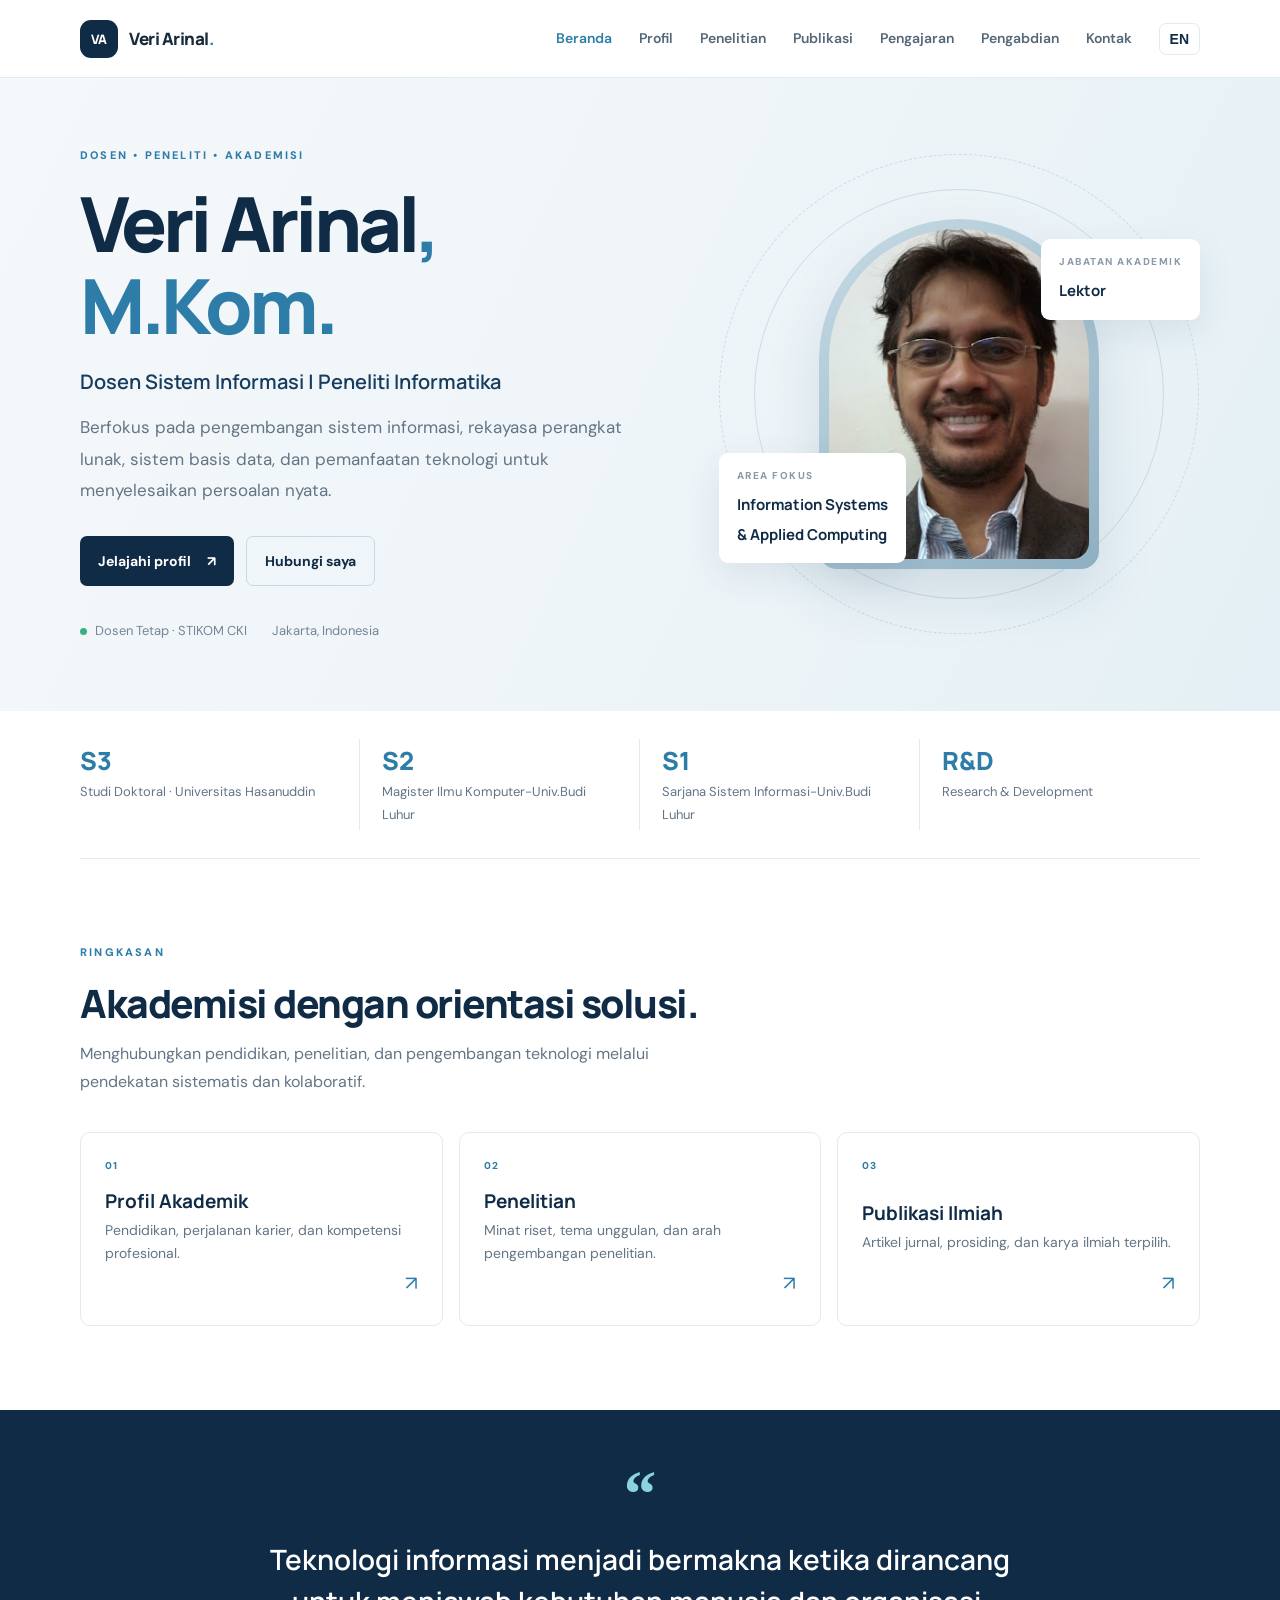
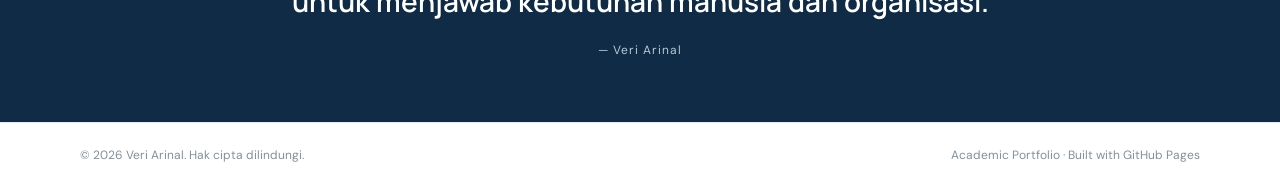
<file: index.html>
<!DOCTYPE html>
<html lang="id">
<head>
  <meta charset="UTF-8">
  <meta name="viewport" content="width=device-width, initial-scale=1">
  <meta name="description" content="Profil akademik Veri Arinal, dosen dan peneliti bidang Sistem Informasi.">
  <meta name="author" content="Veri Arinal">
  <meta name="theme-color" content="#102b46">
  <meta name="robots" content="index, follow">
  <meta property="og:type" content="website">
  <meta property="og:title" content="Veri Arinal, M.Kom. | Academic Portfolio">
  <meta property="og:description" content="Profil akademik, penelitian, publikasi, dan pengajaran Veri Arinal.">
  <title>Veri Arinal, M.Kom. | Academic Portfolio</title>
  <link rel="preconnect" href="https://fonts.googleapis.com">
  <link rel="preconnect" href="https://fonts.gstatic.com" crossorigin>
  <link href="https://fonts.googleapis.com/css2?family=DM+Sans:wght@400;500;600;700&family=Manrope:wght@400;500;600;700;800&display=swap" rel="stylesheet">
  <link rel="stylesheet" href="assets/css/style.css">
  <script src="assets/js/app.js" defer></script>
</head>
<body>
  <a class="skip-link" href="#main">Lewati ke konten / Skip to content</a>
  <header class="site-header">
    <nav class="nav container" aria-label="Navigasi utama">
      <a class="brand" href="index.html"><span class="brand-mark">VA</span><span>Veri Arinal<span class="brand-dot">.</span></span></a>
      <button class="nav-toggle" type="button" aria-label="Buka menu" aria-expanded="false" aria-controls="primary-navigation"><span></span><span></span><span></span></button>
      <div class="nav-links" id="primary-navigation">
        <a class="active" href="index.html" aria-current="page" data-i18n="nav_home">Beranda</a>
        <a href="about.html" data-i18n="nav_about">Profil</a>
        <a href="research.html" data-i18n="nav_research">Penelitian</a>
        <a href="publications.html" data-i18n="nav_publications">Publikasi</a>
        <a href="teaching.html" data-i18n="nav_teaching">Pengajaran</a>
        <a href="pengabdian.html">Pengabdian</a>
        <a href="contact.html" data-i18n="nav_contact">Kontak</a>
        <button class="lang-toggle" type="button" aria-label="Switch to English">EN</button>
      </div>
    </nav>
  </header>

  <main id="main">
    <section class="hero">
      <div class="container hero-grid">
        <div class="hero-copy">
          <p class="eyebrow" data-i18n="hero_eyebrow">DOSEN • PENELITI • AKADEMISI</p>
          <h1>Veri Arinal<span class="hero-comma">,</span><br><span class="accent">M.Kom.</span></h1>
          <p class="hero-role" data-i18n="hero_role">Dosen Sistem Informasi | Peneliti Informatika</p>
          <p class="hero-intro" data-i18n="hero_intro">Berfokus pada pengembangan sistem informasi, rekayasa perangkat lunak, sistem basis data, dan pemanfaatan teknologi untuk menyelesaikan persoalan nyata.</p>
          <div class="hero-actions">
            <a class="button button-primary" href="about.html" data-i18n="hero_button_profile">Jelajahi profil <span>↗</span></a>
            <a class="button button-secondary" href="contact.html" data-i18n="hero_button_contact">Hubungi saya</a>
          </div>
          <div class="hero-meta">
            <span><i class="status-dot" aria-hidden="true"></i><span data-i18n="hero_status">Dosen Tetap · STIKOM CKI</span></span>
            <span data-i18n="hero_location">Jakarta, Indonesia</span>
          </div>
        </div>
        <div class="hero-visual">
          <div class="portrait-frame">
            <img
              src="assets/images/veri-arinal.jpg"
              alt="Foto profil Veri Arinal"
              class="profile-photo"
              width="360"
              height="360"
              decoding="async"
            >
          </div>
          <div class="floating-card card-top"><span class="mini-label" data-i18n="card_role_label">JABATAN AKADEMIK</span><strong data-i18n="card_role_value">Lektor</strong></div>
          <div class="floating-card card-bottom"><span class="mini-label" data-i18n="card_focus_label">AREA FOKUS</span><strong>Information Systems<br>& Applied Computing</strong></div>
          <div class="visual-orbit orbit-one"></div><div class="visual-orbit orbit-two"></div>
        </div>
      </div>
    </section>

    <section class="quick-facts container">
      <div class="fact"><strong>S3</strong><span data-i18n="fact_education">Studi Doktoral · Universitas Hasanuddin</span></div>
      <div class="fact"><strong>S2</strong><span data-i18n="fact_master">Magister Ilmu Komputer-Univ.Budi Luhur</span></div>
      <div class="fact"><strong>S1</strong><span data-i18n="fact_program">Sarjana Sistem Informasi-Univ.Budi Luhur</span></div>
      <div class="fact"><strong>R&amp;D</strong><span data-i18n="fact_research">Research & Development</span></div>
    </section>

    <section class="section container">
      <div class="section-heading">
        <p class="eyebrow" data-i18n="overview_eyebrow">RINGKASAN</p>
        <h2 data-i18n="overview_title">Akademisi dengan orientasi solusi.</h2>
        <p data-i18n="overview_text">Menghubungkan pendidikan, penelitian, dan pengembangan teknologi melalui pendekatan sistematis dan kolaboratif.</p>
      </div>
      <div class="feature-grid">
        <a class="feature-card" href="about.html"><span class="feature-number">01</span><div><h3 data-i18n="feature_profile_title">Profil Akademik</h3><p data-i18n="feature_profile_text">Pendidikan, perjalanan karier, dan kompetensi profesional.</p></div><span class="arrow">↗</span></a>
        <a class="feature-card" href="research.html"><span class="feature-number">02</span><div><h3 data-i18n="feature_research_title">Penelitian</h3><p data-i18n="feature_research_text">Minat riset, tema unggulan, dan arah pengembangan penelitian.</p></div><span class="arrow">↗</span></a>
        <a class="feature-card" href="publications.html"><span class="feature-number">03</span><div><h3 data-i18n="feature_publications_title">Publikasi Ilmiah</h3><p data-i18n="feature_publications_text">Artikel jurnal, prosiding, dan karya ilmiah terpilih.</p></div><span class="arrow">↗</span></a>
      </div>
    </section>

    <section class="quote-band">
      <div class="container quote-inner"><span class="quote-mark">“</span><blockquote data-i18n="quote">Teknologi informasi menjadi bermakna ketika dirancang untuk menjawab kebutuhan manusia dan organisasi.</blockquote><span class="quote-caption">— Veri Arinal</span></div>
    </section>
  </main>

  <footer class="site-footer"><div class="container footer-inner"><span>© <span id="year">2026</span> Veri Arinal. <span data-i18n="footer_rights">Hak cipta dilindungi.</span></span><span data-i18n="footer_note">Academic Portfolio · Built with GitHub Pages</span></div></footer>
</body>
</html>
</file>
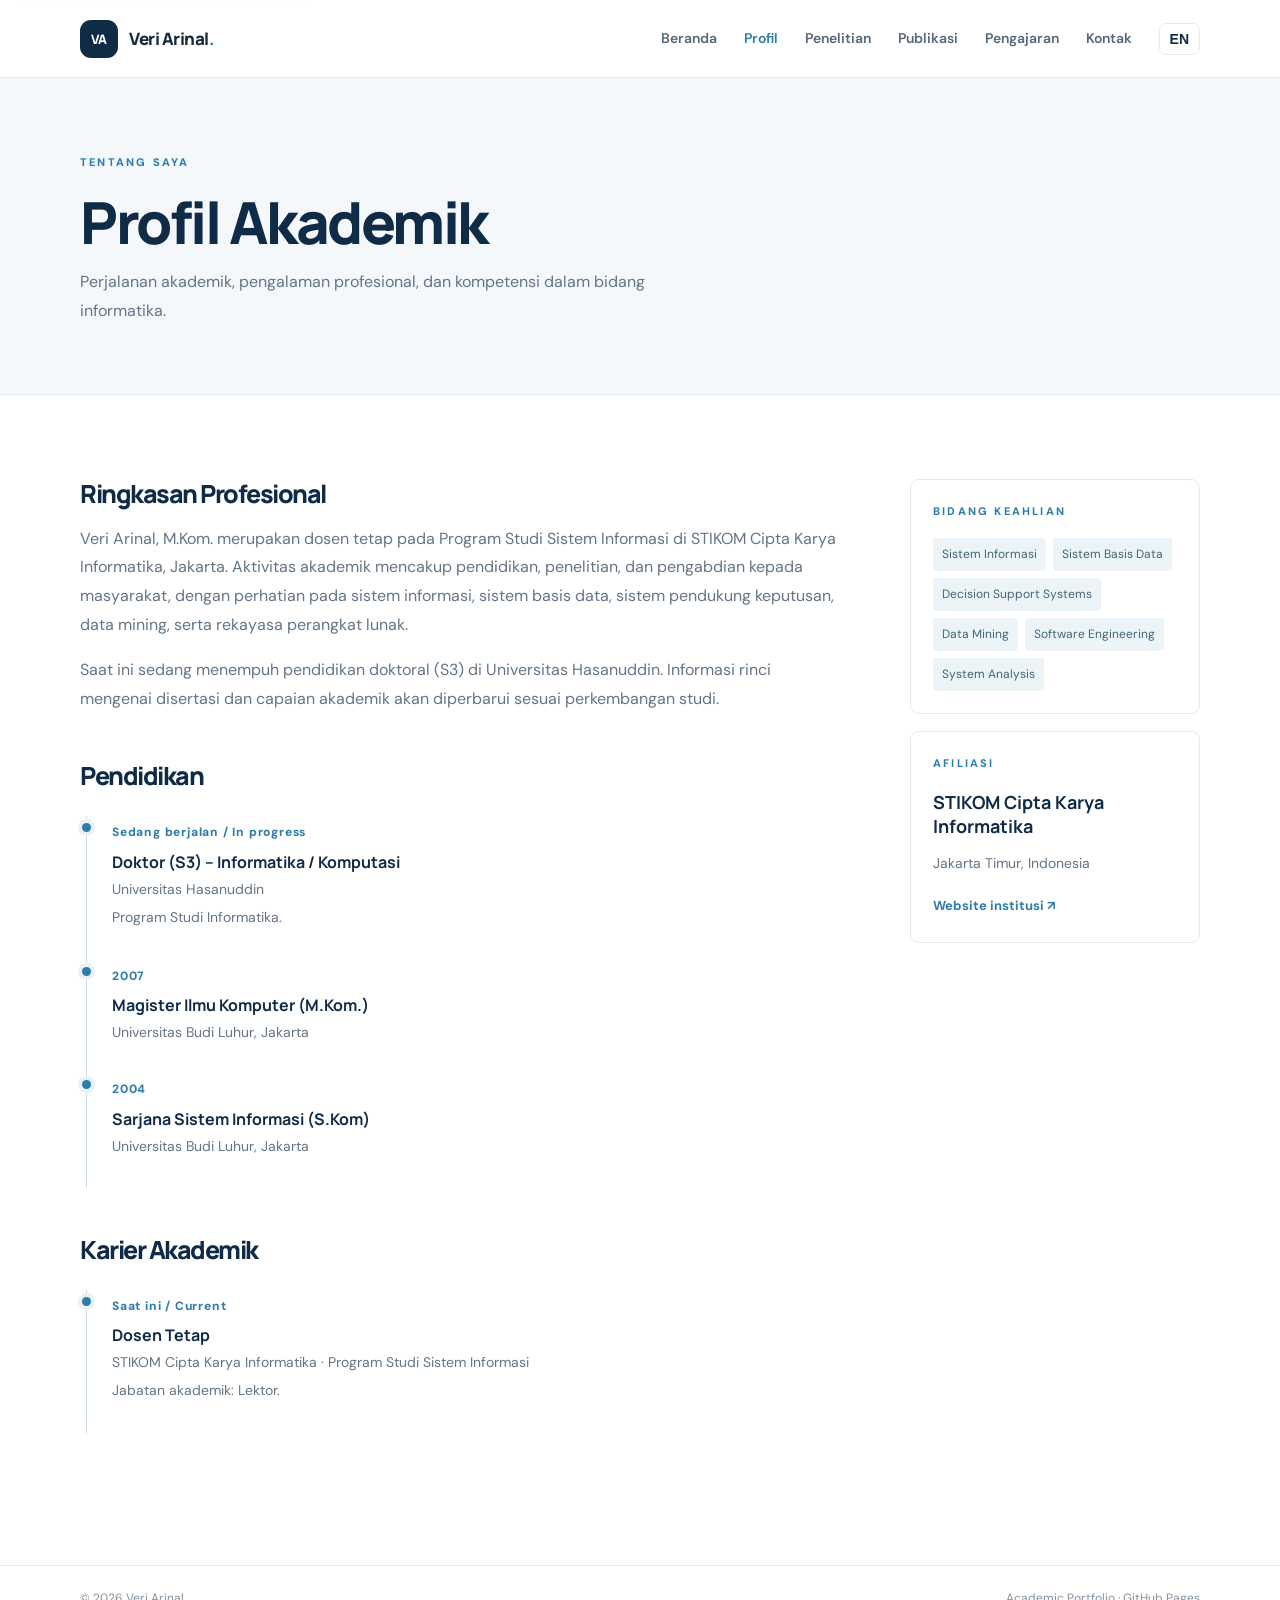
<file: about.html>
<!DOCTYPE html>
<html lang="id"><head>
<meta charset="UTF-8"><meta name="viewport" content="width=device-width, initial-scale=1">
<meta name="description" content="Profil, pendidikan, dan pengalaman akademik Veri Arinal."><title>Profil | Veri Arinal</title>
<link rel="preconnect" href="https://fonts.googleapis.com"><link rel="preconnect" href="https://fonts.gstatic.com" crossorigin>
<link href="https://fonts.googleapis.com/css2?family=DM+Sans:wght@400;500;600;700&family=Manrope:wght@400;500;600;700;800&display=swap" rel="stylesheet">
<link rel="stylesheet" href="assets/css/style.css"><script src="assets/js/app.js" defer></script></head>
<body><a class="skip-link" href="#main">Lewati ke konten / Skip to content</a>
<header class="site-header"><nav class="nav container" aria-label="Navigasi utama"><a class="brand" href="index.html"><span class="brand-mark">VA</span><span>Veri Arinal<span class="brand-dot">.</span></span></a><button class="nav-toggle" aria-label="Buka menu" aria-expanded="false"><span></span><span></span><span></span></button><div class="nav-links"><a href="index.html" data-i18n="nav_home">Beranda</a><a class="active" href="about.html" data-i18n="nav_about">Profil</a><a href="research.html" data-i18n="nav_research">Penelitian</a><a href="publications.html" data-i18n="nav_publications">Publikasi</a><a href="teaching.html" data-i18n="nav_teaching">Pengajaran</a><a href="contact.html" data-i18n="nav_contact">Kontak</a><button class="lang-toggle" type="button">EN</button></div></nav></header>
<main id="main">
<section class="page-hero"><div class="container"><p class="eyebrow" data-i18n="about_eyebrow">TENTANG SAYA</p><h1 data-i18n="about_title">Profil Akademik</h1><p data-i18n="about_lead">Perjalanan akademik, pengalaman profesional, dan kompetensi dalam bidang informatika.</p></div></section>
<section class="section container content-layout">
<div class="main-column"><div class="content-block"><h2 data-i18n="about_summary_title">Ringkasan Profesional</h2><p data-i18n="about_summary">Veri Arinal, M.Kom. merupakan dosen tetap pada Program Studi Sistem Informasi di STIKOM Cipta Karya Informatika, Jakarta. Aktivitas akademik mencakup pendidikan, penelitian, dan pengabdian kepada masyarakat, dengan perhatian pada sistem informasi, sistem basis data, sistem pendukung keputusan, data mining, serta rekayasa perangkat lunak.</p><p data-i18n="about_summary2">Saat ini sedang menempuh pendidikan doktoral (S3) di Universitas Hasanuddin. Informasi rinci mengenai disertasi dan capaian akademik akan diperbarui sesuai perkembangan studi.</p></div>
<div class="content-block"><h2 data-i18n="education_title">Pendidikan</h2><div class="timeline"><article class="timeline-item"><span class="timeline-date">Sedang berjalan / In progress</span><h3>Doktor (S3) – Informatika / Komputasi</h3><p>Universitas Hasanuddin</p><small data-i18n="education_note">Program Studi Informatika.</small></article><article class="timeline-item"><span class="timeline-date">2007</span><h3>Magister Ilmu Komputer (M.Kom.)</h3><p>Universitas Budi Luhur, Jakarta</p></article><article class="timeline-item"><span class="timeline-date">2004</span><h3 data-i18n="bachelor_title">Sarjana Sistem Informasi (S.Kom)</h3><p data-i18n="bachelor_note">Universitas Budi Luhur, Jakarta</p></article></div></div>
<div class="content-block"><h2 data-i18n="career_title">Karier Akademik</h2><div class="timeline"><article class="timeline-item"><span class="timeline-date" data-i18n="current">Saat ini / Current</span><h3>Dosen Tetap</h3><p>STIKOM Cipta Karya Informatika · Program Studi Sistem Informasi</p><small data-i18n="rank_note">Jabatan akademik: Lektor.</small></article></div></div></div>
<aside class="side-column"><div class="side-card"><p class="eyebrow" data-i18n="expertise">BIDANG KEAHLIAN</p><div class="tag-list"><span>Sistem Informasi</span><span>Sistem Basis Data</span><span>Decision Support Systems</span><span>Data Mining</span><span>Software Engineering</span><span>System Analysis</span></div></div><div class="side-card"><p class="eyebrow" data-i18n="affiliation">AFILIASI</p><h3>STIKOM Cipta Karya Informatika</h3><p>Jakarta Timur, Indonesia</p><a class="text-link" href="https://stikomcki.ac.id/" target="_blank" rel="noopener">Website institusi ↗</a></div></aside>
</section></main>
<footer class="site-footer"><div class="container footer-inner"><span>© <span id="year"></span> Veri Arinal.</span><span>Academic Portfolio · GitHub Pages</span></div></footer></body></html>
</file>
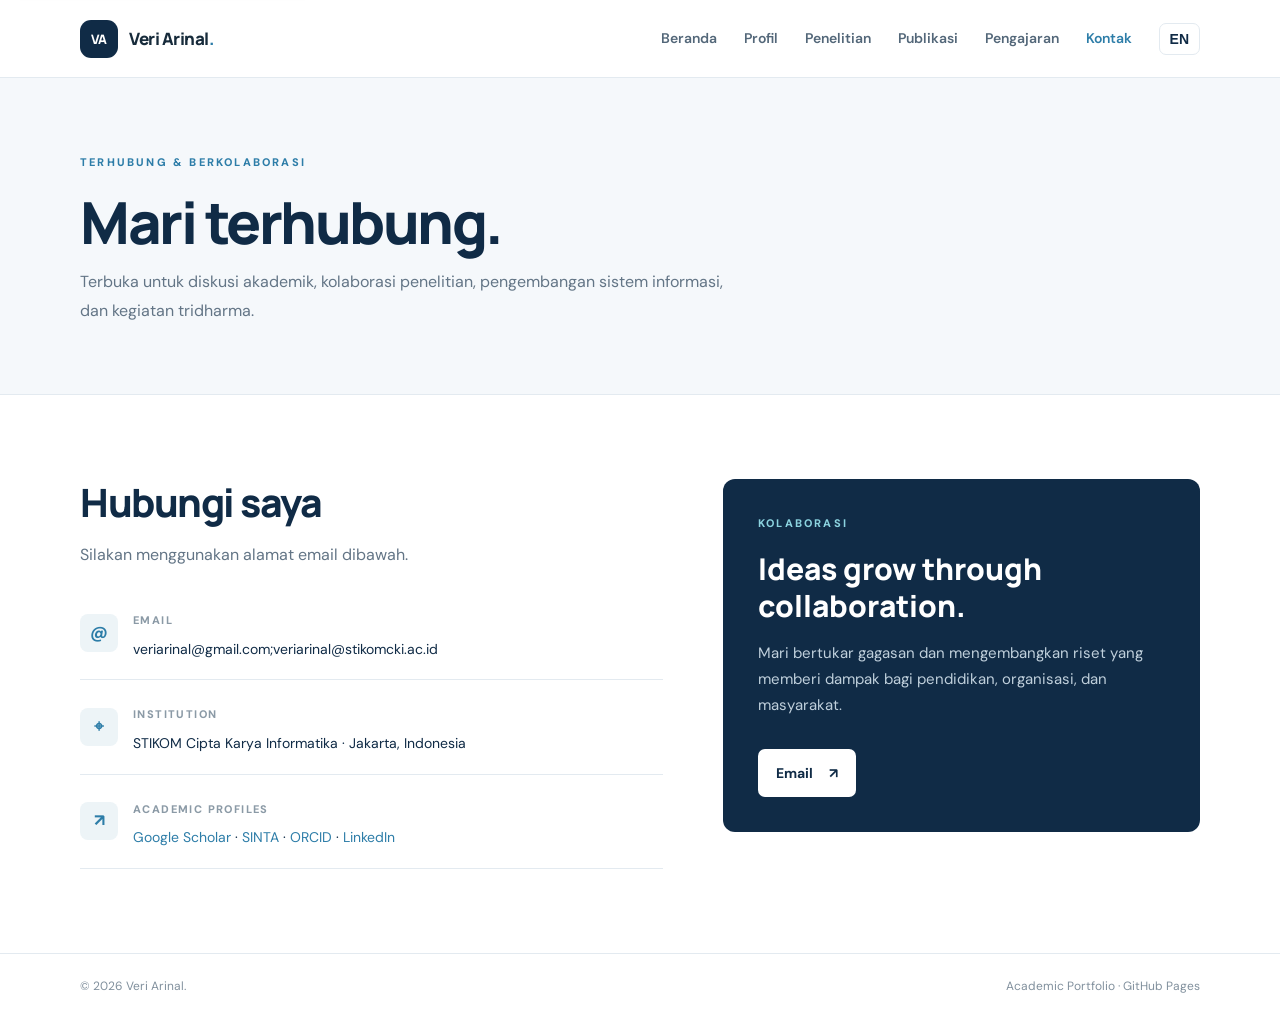
<file: contact.html>
<!DOCTYPE html>
<html lang="id"><head><meta charset="UTF-8"><meta name="viewport" content="width=device-width, initial-scale=1"><meta name="description" content="Kontak dan tautan akademik Veri Arinal."><title>Kontak | Veri Arinal</title><link rel="preconnect" href="https://fonts.googleapis.com"><link rel="preconnect" href="https://fonts.gstatic.com" crossorigin><link href="https://fonts.googleapis.com/css2?family=DM+Sans:wght@400;500;600;700&family=Manrope:wght@400;500;600;700;800&display=swap" rel="stylesheet"><link rel="stylesheet" href="assets/css/style.css"><script src="assets/js/app.js" defer></script></head>
<body><a class="skip-link" href="#main">Lewati ke konten / Skip to content</a><header class="site-header"><nav class="nav container" aria-label="Navigasi utama"><a class="brand" href="index.html"><span class="brand-mark">VA</span><span>Veri Arinal<span class="brand-dot">.</span></span></a><button class="nav-toggle" aria-label="Buka menu" aria-expanded="false"><span></span><span></span><span></span></button><div class="nav-links"><a href="index.html" data-i18n="nav_home">Beranda</a><a href="about.html" data-i18n="nav_about">Profil</a><a href="research.html" data-i18n="nav_research">Penelitian</a><a href="publications.html" data-i18n="nav_publications">Publikasi</a><a href="teaching.html" data-i18n="nav_teaching">Pengajaran</a><a class="active" href="contact.html" data-i18n="nav_contact">Kontak</a><button class="lang-toggle" type="button">EN</button></div></nav></header>
<main id="main"><section class="page-hero"><div class="container"><p class="eyebrow" data-i18n="contact_eyebrow">TERHUBUNG & BERKOLABORASI</p><h1 data-i18n="contact_title">Mari terhubung.</h1><p data-i18n="contact_lead">Terbuka untuk diskusi akademik, kolaborasi penelitian, pengembangan sistem informasi, dan kegiatan tridharma.</p></div></section>
<section class="section container contact-layout"><div class="contact-main"><h2 data-i18n="contact_invite">Hubungi saya</h2><p data-i18n="contact_text">Silakan menggunakan alamat email dibawah.</p><div class="contact-row"><span class="contact-icon">@</span><div><small>EMAIL</small><p>veriarinal@gmail.com;veriarinal@stikomcki.ac.id</p></div></div><div class="contact-row"><span class="contact-icon">⌖</span><div><small>INSTITUTION</small><p>STIKOM Cipta Karya Informatika · Jakarta, Indonesia</p></div></div><div class="contact-row"><span class="contact-icon">↗</span><div><small>ACADEMIC PROFILES</small><p><a href="#" target="_blank" rel="noopener">Google Scholar</a> · <a href="#" target="_blank" rel="noopener">SINTA</a> · <a href="#" target="_blank" rel="noopener">ORCID</a> · <a href="#" target="_blank" rel="noopener">LinkedIn</a></p></div></div></div><aside class="contact-panel"><p class="eyebrow" data-i18n="collaboration">KOLABORASI</p><h2 data-i18n="collaboration_title">Ideas grow through collaboration.</h2><p data-i18n="collaboration_text">Mari bertukar gagasan dan mengembangkan riset yang memberi dampak bagi pendidikan, organisasi, dan masyarakat.</p><a class="button button-light" href="mailto:">Email <span>↗</span></a></aside></section></main>
<footer class="site-footer"><div class="container footer-inner"><span>© <span id="year"></span> Veri Arinal.</span><span>Academic Portfolio · GitHub Pages</span></div></footer></body></html>
</file>
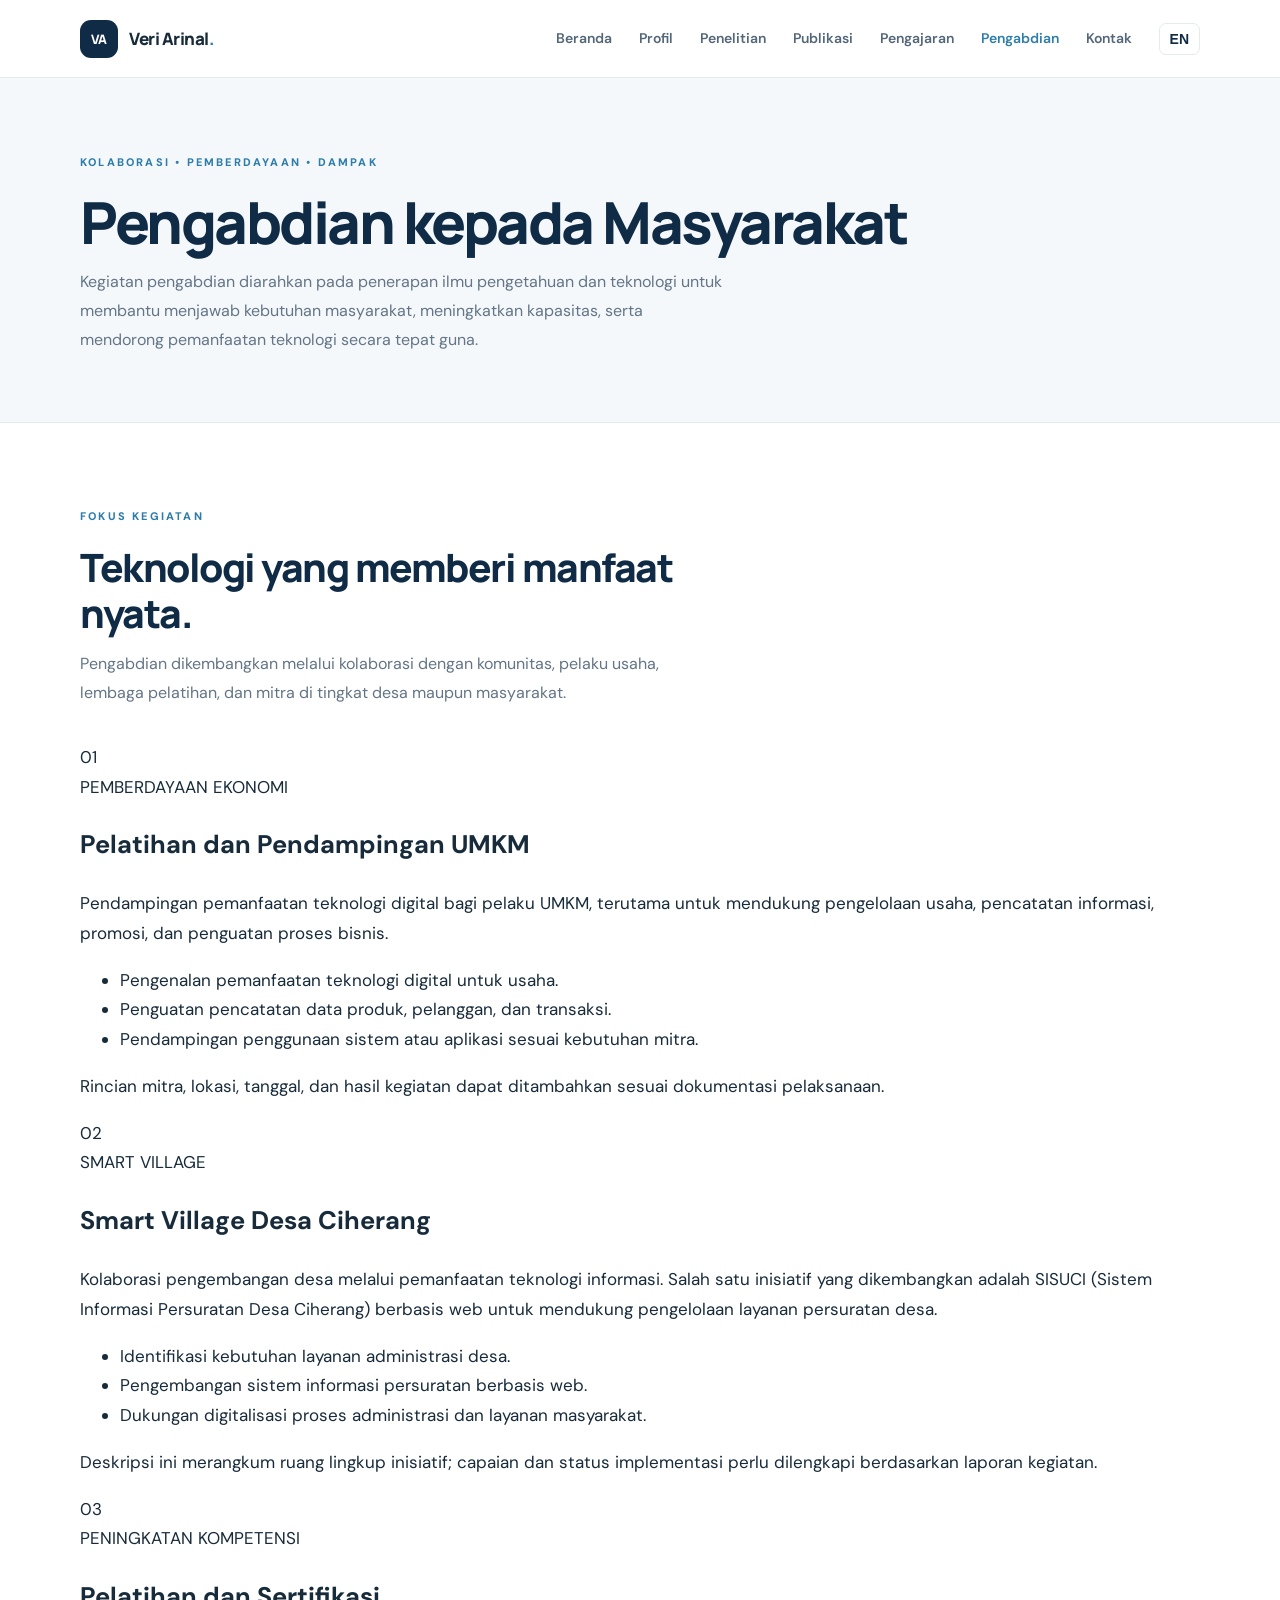
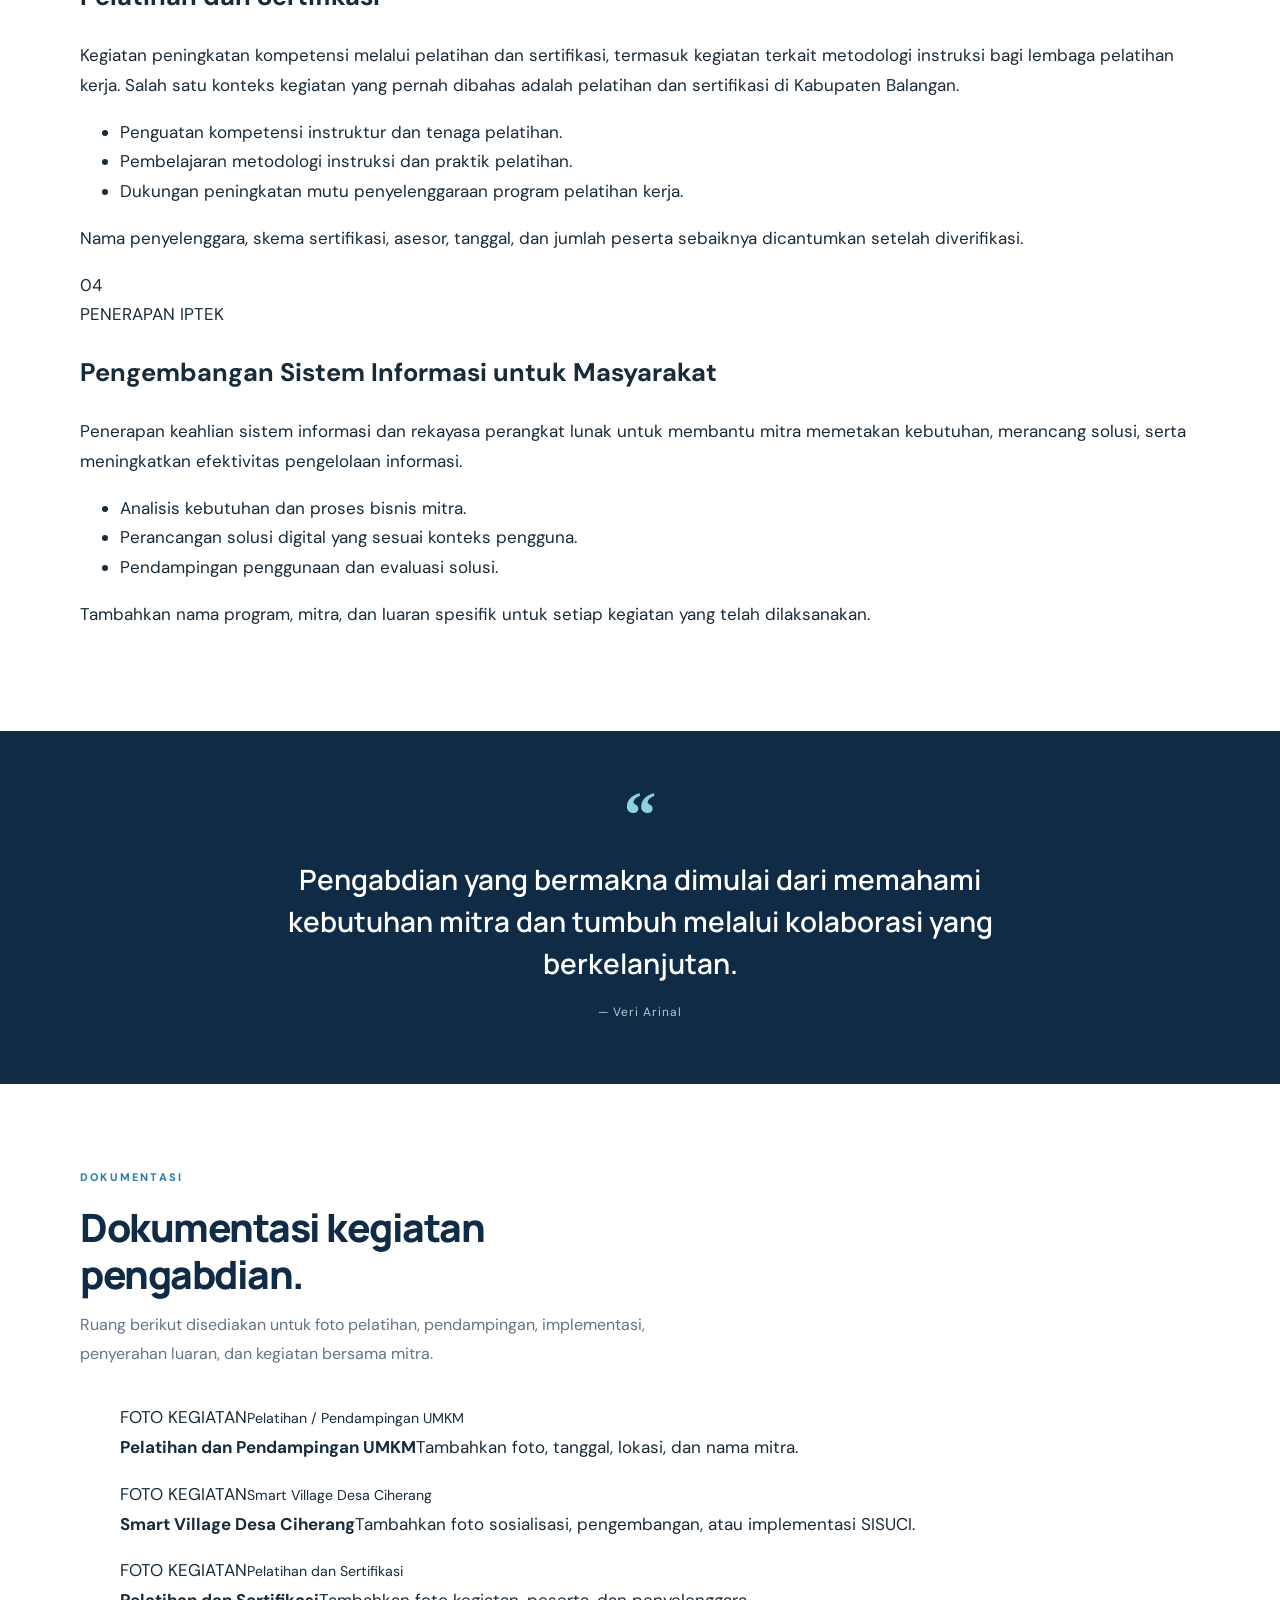
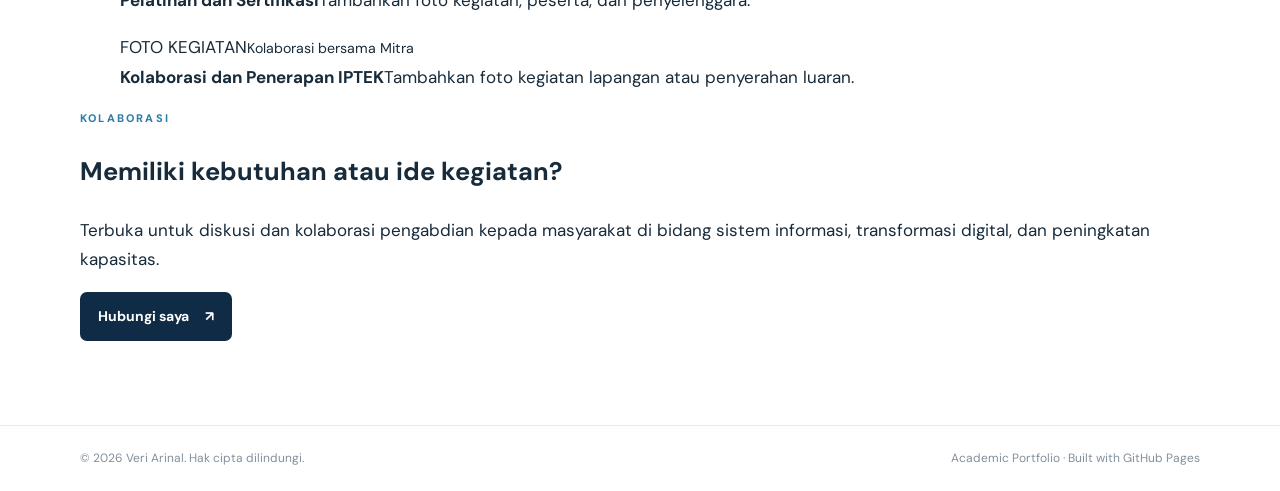
<file: pengabdian.html>
<!DOCTYPE html>
<html lang="id">
<head>
  <meta charset="UTF-8">
  <meta name="viewport" content="width=device-width, initial-scale=1">
  <meta name="description" content="Kegiatan Pengabdian kepada Masyarakat Veri Arinal: pemberdayaan UMKM, Smart Village Desa Ciherang, pelatihan, dan sertifikasi.">
  <meta name="author" content="Veri Arinal">
  <meta name="theme-color" content="#102b46">
  <meta name="robots" content="index, follow">
  <meta property="og:type" content="website">
  <meta property="og:title" content="Pengabdian kepada Masyarakat | Veri Arinal">
  <meta property="og:description" content="Program pemberdayaan masyarakat melalui penerapan teknologi, pelatihan, dan kolaborasi.">
  <title>Pengabdian kepada Masyarakat | Veri Arinal, M.Kom.</title>
  <link rel="preconnect" href="https://fonts.googleapis.com">
  <link rel="preconnect" href="https://fonts.gstatic.com" crossorigin>
  <link href="https://fonts.googleapis.com/css2?family=DM+Sans:wght@400;500;600;700&family=Manrope:wght@400;500;600;700;800&display=swap" rel="stylesheet">
  <link rel="stylesheet" href="assets/css/style.css">
  <script src="assets/js/app.js" defer></script>
</head>
<body>
  <a class="skip-link" href="#main">Lewati ke konten</a>
  <header class="site-header">
    <nav class="nav container" aria-label="Navigasi utama">
      <a class="brand" href="index.html"><span class="brand-mark">VA</span><span>Veri Arinal<span class="brand-dot">.</span></span></a>
      <button class="nav-toggle" type="button" aria-label="Buka menu" aria-expanded="false" aria-controls="primary-navigation">
        <span></span><span></span><span></span>
      </button>
      <div class="nav-links" id="primary-navigation">
        <a href="index.html">Beranda</a>
        <a href="about.html">Profil</a>
        <a href="research.html">Penelitian</a>
        <a href="publications.html">Publikasi</a>
        <a href="teaching.html">Pengajaran</a>
        <a class="active" href="pengabdian.html" aria-current="page">Pengabdian</a>
        <a href="contact.html">Kontak</a>
        <button class="lang-toggle" type="button" aria-label="Switch language">EN</button>
      </div>
    </nav>
  </header>

  <main id="main">
    <section class="page-hero">
      <div class="container">
        <p class="eyebrow">KOLABORASI • PEMBERDAYAAN • DAMPAK</p>
        <h1>Pengabdian kepada Masyarakat</h1>
        <p>
          Kegiatan pengabdian diarahkan pada penerapan ilmu pengetahuan dan teknologi
          untuk membantu menjawab kebutuhan masyarakat, meningkatkan kapasitas,
          serta mendorong pemanfaatan teknologi secara tepat guna.
        </p>
      </div>
    </section>

    <section class="section container">
      <div class="section-heading">
        <p class="eyebrow">FOKUS KEGIATAN</p>
        <h2>Teknologi yang memberi manfaat nyata.</h2>
        <p>
          Pengabdian dikembangkan melalui kolaborasi dengan komunitas, pelaku usaha,
          lembaga pelatihan, dan mitra di tingkat desa maupun masyarakat.
        </p>
      </div>

      <div class="pkm-grid">
        <article class="pkm-card">
          <div class="pkm-icon" aria-hidden="true">01</div>
          <div class="pkm-content">
            <span class="pkm-category">PEMBERDAYAAN EKONOMI</span>
            <h2>Pelatihan dan Pendampingan UMKM</h2>
            <p>
              Pendampingan pemanfaatan teknologi digital bagi pelaku UMKM,
              terutama untuk mendukung pengelolaan usaha, pencatatan informasi,
              promosi, dan penguatan proses bisnis.
            </p>
            <ul>
              <li>Pengenalan pemanfaatan teknologi digital untuk usaha.</li>
              <li>Penguatan pencatatan data produk, pelanggan, dan transaksi.</li>
              <li>Pendampingan penggunaan sistem atau aplikasi sesuai kebutuhan mitra.</li>
            </ul>
            <p class="pkm-note">Rincian mitra, lokasi, tanggal, dan hasil kegiatan dapat ditambahkan sesuai dokumentasi pelaksanaan.</p>
          </div>
        </article>

        <article class="pkm-card">
          <div class="pkm-icon" aria-hidden="true">02</div>
          <div class="pkm-content">
            <span class="pkm-category">SMART VILLAGE</span>
            <h2>Smart Village Desa Ciherang</h2>
            <p>
              Kolaborasi pengembangan desa melalui pemanfaatan teknologi informasi.
              Salah satu inisiatif yang dikembangkan adalah SISUCI
              (Sistem Informasi Persuratan Desa Ciherang) berbasis web untuk
              mendukung pengelolaan layanan persuratan desa.
            </p>
            <ul>
              <li>Identifikasi kebutuhan layanan administrasi desa.</li>
              <li>Pengembangan sistem informasi persuratan berbasis web.</li>
              <li>Dukungan digitalisasi proses administrasi dan layanan masyarakat.</li>
            </ul>
            <p class="pkm-note">Deskripsi ini merangkum ruang lingkup inisiatif; capaian dan status implementasi perlu dilengkapi berdasarkan laporan kegiatan.</p>
          </div>
        </article>

        <article class="pkm-card">
          <div class="pkm-icon" aria-hidden="true">03</div>
          <div class="pkm-content">
            <span class="pkm-category">PENINGKATAN KOMPETENSI</span>
            <h2>Pelatihan dan Sertifikasi</h2>
            <p>
              Kegiatan peningkatan kompetensi melalui pelatihan dan sertifikasi,
              termasuk kegiatan terkait metodologi instruksi bagi lembaga pelatihan kerja.
              Salah satu konteks kegiatan yang pernah dibahas adalah pelatihan dan
              sertifikasi di Kabupaten Balangan.
            </p>
            <ul>
              <li>Penguatan kompetensi instruktur dan tenaga pelatihan.</li>
              <li>Pembelajaran metodologi instruksi dan praktik pelatihan.</li>
              <li>Dukungan peningkatan mutu penyelenggaraan program pelatihan kerja.</li>
            </ul>
            <p class="pkm-note">Nama penyelenggara, skema sertifikasi, asesor, tanggal, dan jumlah peserta sebaiknya dicantumkan setelah diverifikasi.</p>
          </div>
        </article>

        <article class="pkm-card">
          <div class="pkm-icon" aria-hidden="true">04</div>
          <div class="pkm-content">
            <span class="pkm-category">PENERAPAN IPTEK</span>
            <h2>Pengembangan Sistem Informasi untuk Masyarakat</h2>
            <p>
              Penerapan keahlian sistem informasi dan rekayasa perangkat lunak
              untuk membantu mitra memetakan kebutuhan, merancang solusi,
              serta meningkatkan efektivitas pengelolaan informasi.
            </p>
            <ul>
              <li>Analisis kebutuhan dan proses bisnis mitra.</li>
              <li>Perancangan solusi digital yang sesuai konteks pengguna.</li>
              <li>Pendampingan penggunaan dan evaluasi solusi.</li>
            </ul>
            <p class="pkm-note">Tambahkan nama program, mitra, dan luaran spesifik untuk setiap kegiatan yang telah dilaksanakan.</p>
          </div>
        </article>
      </div>
    </section>

    <section class="quote-band">
      <div class="container quote-inner">
        <span class="quote-mark">“</span>
        <blockquote>Pengabdian yang bermakna dimulai dari memahami kebutuhan mitra dan tumbuh melalui kolaborasi yang berkelanjutan.</blockquote>
        <span class="quote-caption">— Veri Arinal</span>
      </div>
    </section>

    <section class="section container">
      <div class="section-heading">
        <p class="eyebrow">DOKUMENTASI</p>
        <h2>Dokumentasi kegiatan pengabdian.</h2>
        <p>
          Ruang berikut disediakan untuk foto pelatihan, pendampingan, implementasi,
          penyerahan luaran, dan kegiatan bersama mitra.
        </p>
      </div>

      <div class="documentation-grid">
        <figure class="documentation-item">
          <div class="documentation-placeholder"><span>FOTO KEGIATAN</span><small>Pelatihan / Pendampingan UMKM</small></div>
          <figcaption><strong>Pelatihan dan Pendampingan UMKM</strong><span>Tambahkan foto, tanggal, lokasi, dan nama mitra.</span></figcaption>
        </figure>
        <figure class="documentation-item">
          <div class="documentation-placeholder"><span>FOTO KEGIATAN</span><small>Smart Village Desa Ciherang</small></div>
          <figcaption><strong>Smart Village Desa Ciherang</strong><span>Tambahkan foto sosialisasi, pengembangan, atau implementasi SISUCI.</span></figcaption>
        </figure>
        <figure class="documentation-item">
          <div class="documentation-placeholder"><span>FOTO KEGIATAN</span><small>Pelatihan dan Sertifikasi</small></div>
          <figcaption><strong>Pelatihan dan Sertifikasi</strong><span>Tambahkan foto kegiatan, peserta, dan penyelenggara.</span></figcaption>
        </figure>
        <figure class="documentation-item">
          <div class="documentation-placeholder"><span>FOTO KEGIATAN</span><small>Kolaborasi bersama Mitra</small></div>
          <figcaption><strong>Kolaborasi dan Penerapan IPTEK</strong><span>Tambahkan foto kegiatan lapangan atau penyerahan luaran.</span></figcaption>
        </figure>
      </div>

      <div class="pkm-contact">
        <div>
          <p class="eyebrow">KOLABORASI</p>
          <h2>Memiliki kebutuhan atau ide kegiatan?</h2>
          <p>Terbuka untuk diskusi dan kolaborasi pengabdian kepada masyarakat di bidang sistem informasi, transformasi digital, dan peningkatan kapasitas.</p>
        </div>
        <a class="button button-primary" href="contact.html">Hubungi saya <span aria-hidden="true">↗</span></a>
      </div>
    </section>
  </main>

  <footer class="site-footer">
    <div class="container footer-inner">
      <span>© <span id="year">2026</span> Veri Arinal. Hak cipta dilindungi.</span>
      <span>Academic Portfolio · Built with GitHub Pages</span>
    </div>
  </footer>
</body>
</html>
</file>
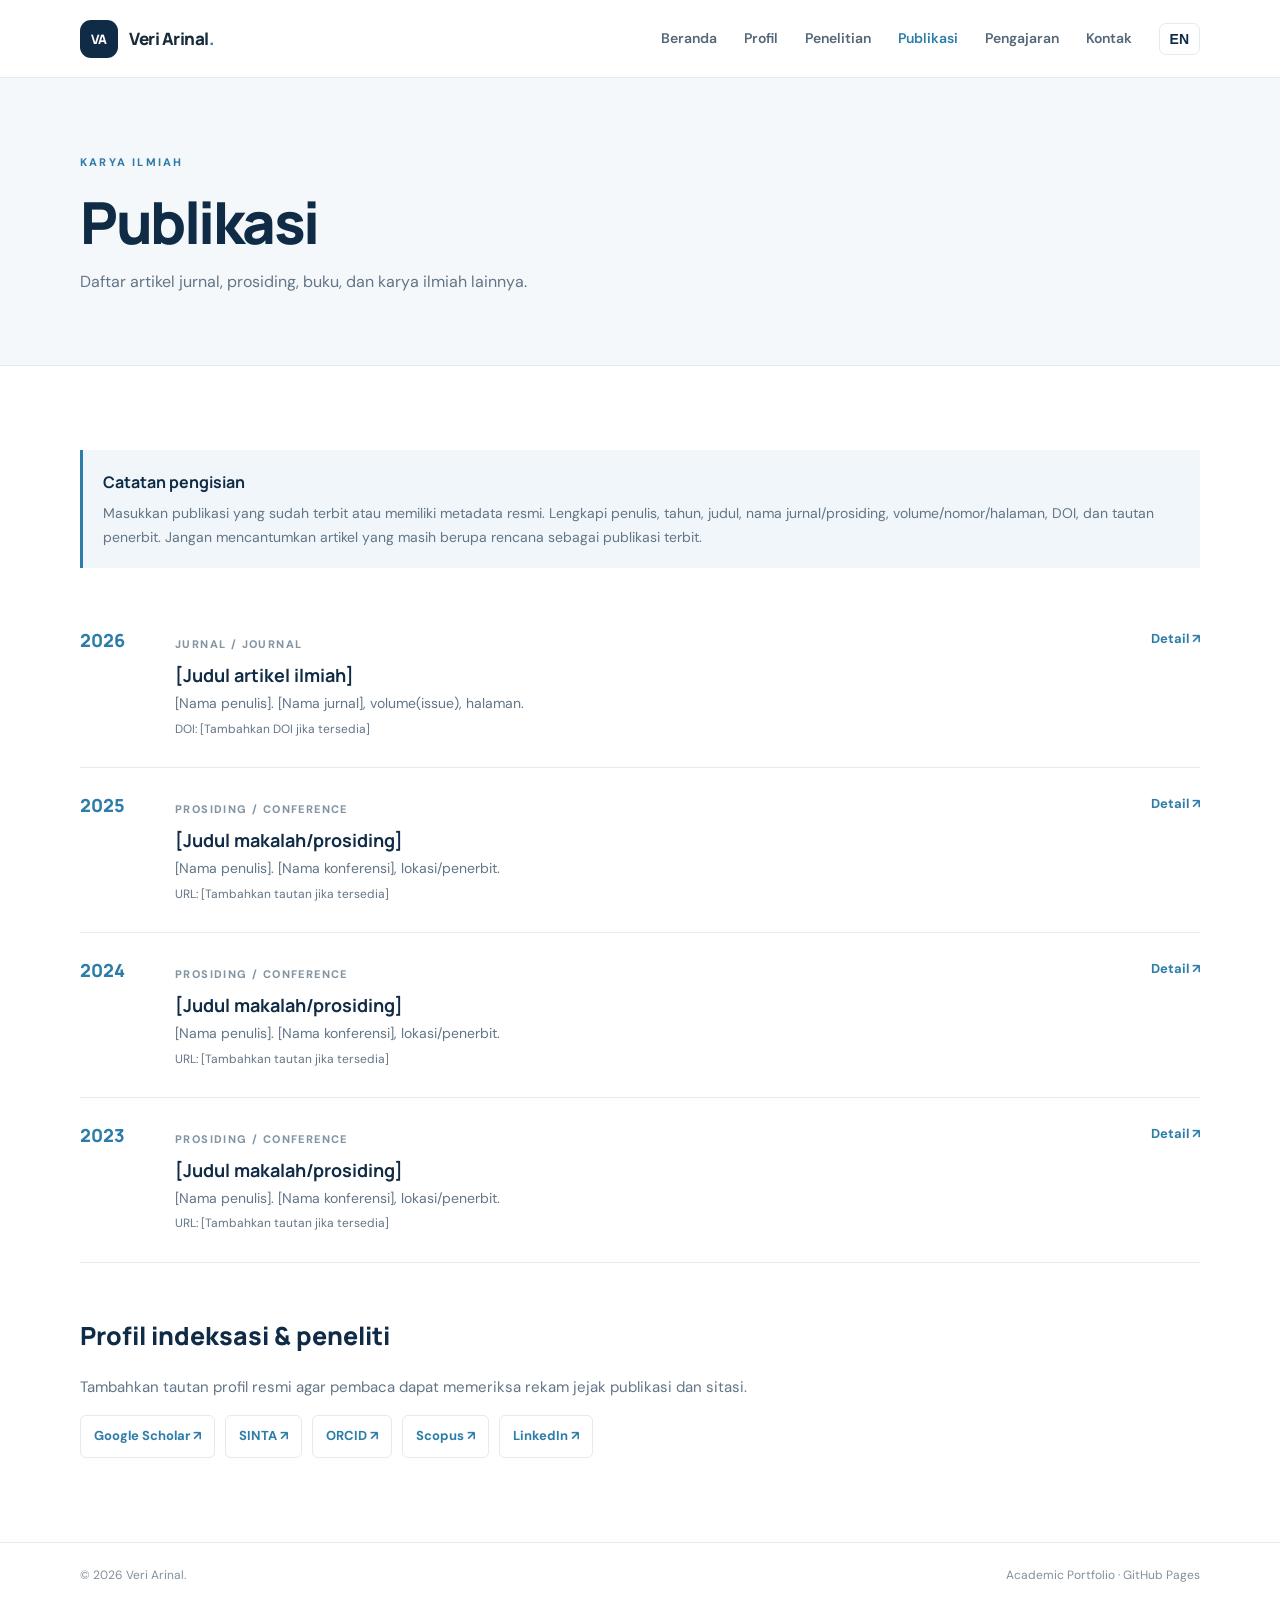
<file: publications.html>
<!DOCTYPE html>
<html lang="id"><head><meta charset="UTF-8"><meta name="viewport" content="width=device-width, initial-scale=1"><meta name="description" content="Publikasi ilmiah Veri Arinal."><title>Publikasi | Veri Arinal</title><link rel="preconnect" href="https://fonts.googleapis.com"><link rel="preconnect" href="https://fonts.gstatic.com" crossorigin><link href="https://fonts.googleapis.com/css2?family=DM+Sans:wght@400;500;600;700&family=Manrope:wght@400;500;600;700;800&display=swap" rel="stylesheet"><link rel="stylesheet" href="assets/css/style.css"><script src="assets/js/app.js" defer></script></head>
<body><a class="skip-link" href="#main">Lewati ke konten / Skip to content</a><header class="site-header"><nav class="nav container" aria-label="Navigasi utama"><a class="brand" href="index.html"><span class="brand-mark">VA</span><span>Veri Arinal<span class="brand-dot">.</span></span></a><button class="nav-toggle" aria-label="Buka menu" aria-expanded="false"><span></span><span></span><span></span></button><div class="nav-links"><a href="index.html" data-i18n="nav_home">Beranda</a><a href="about.html" data-i18n="nav_about">Profil</a><a href="research.html" data-i18n="nav_research">Penelitian</a><a class="active" href="publications.html" data-i18n="nav_publications">Publikasi</a><a href="teaching.html" data-i18n="nav_teaching">Pengajaran</a><a href="contact.html" data-i18n="nav_contact">Kontak</a><button class="lang-toggle" type="button">EN</button></div></nav></header>
<main id="main"><section class="page-hero"><div class="container"><p class="eyebrow" data-i18n="publications_eyebrow">KARYA ILMIAH</p><h1 data-i18n="publications_title">Publikasi</h1><p data-i18n="publications_lead">Daftar artikel jurnal, prosiding, buku, dan karya ilmiah lainnya.</p></div></section>
<section class="section container"><div class="notice"><strong data-i18n="publication_notice_title">Catatan pengisian</strong><p data-i18n="publication_notice">Masukkan publikasi yang sudah terbit atau memiliki metadata resmi. Lengkapi penulis, tahun, judul, nama jurnal/prosiding, volume/nomor/halaman, DOI, dan tautan penerbit. Jangan mencantumkan artikel yang masih berupa rencana sebagai publikasi terbit.</p></div>
<div class="publication-list">
<article class="publication-item"><div class="pub-year">2026</div><div><span class="pub-type" data-i18n="pub_type_journal">JURNAL / JOURNAL</span><h3>[Judul artikel ilmiah]</h3><p>[Nama penulis]. [Nama jurnal], volume(issue), halaman.</p><p class="pub-meta">DOI: [Tambahkan DOI jika tersedia]</p></div><a class="text-link" href="#" aria-label="Tautan publikasi">Detail ↗</a></article>
<article class="publication-item"><div class="pub-year">2025</div><div><span class="pub-type" data-i18n="pub_type_conference">PROSIDING / CONFERENCE</span><h3>[Judul makalah/prosiding]</h3><p>[Nama penulis]. [Nama konferensi], lokasi/penerbit.</p><p class="pub-meta">URL: [Tambahkan tautan jika tersedia]</p></div><a class="text-link" href="#" aria-label="Tautan publikasi">Detail ↗</a></article>
<article class="publication-item"><div class="pub-year">2024</div><div><span class="pub-type" data-i18n="pub_type_conference">PROSIDING / CONFERENCE</span><h3>[Judul makalah/prosiding]</h3><p>[Nama penulis]. [Nama konferensi], lokasi/penerbit.</p><p class="pub-meta">URL: [Tambahkan tautan jika tersedia]</p></div><a class="text-link" href="#" aria-label="Tautan publikasi">Detail ↗</a></article>
<article class="publication-item"><div class="pub-year">2023</div><div><span class="pub-type" data-i18n="pub_type_conference">PROSIDING / CONFERENCE</span><h3>[Judul makalah/prosiding]</h3><p>[Nama penulis]. [Nama konferensi], lokasi/penerbit.</p><p class="pub-meta">URL: [Tambahkan tautan jika tersedia]</p></div><a class="text-link" href="#" aria-label="Tautan publikasi">Detail ↗</a></article>
</div>
<div class="profile-links"><h2 data-i18n="profiles_title">Profil indeksasi & peneliti</h2><p data-i18n="profiles_text">Tambahkan tautan profil resmi agar pembaca dapat memeriksa rekam jejak publikasi dan sitasi.</p><div class="link-chips"><a href="https://scholar.google.com/citations?user=SzVSj_cAAAAJ&hl=en&oi=ao" target="_blank" rel="noopener">Google Scholar ↗</a><a href="https://sinta.kemdiktisaintek.go.id/authors/profile/6063932" target="_blank" rel="noopener">SINTA ↗</a><a href="https://orcid.org/0009-0000-3874-5559" target="_blank" rel="noopener">ORCID ↗</a><a href="https://www.scopus.com/authid/detail.uri?authorId=60145775200" target="_blank" rel="noopener">Scopus ↗</a><a href="https://www.linkedin.com/in/veri-arinal" target="_blank" rel="noopener">LinkedIn ↗</a></div></div>
</section></main><footer class="site-footer"><div class="container footer-inner"><span>© <span id="year"></span> Veri Arinal.</span><span>Academic Portfolio · GitHub Pages</span></div></footer></body></html>
</file>
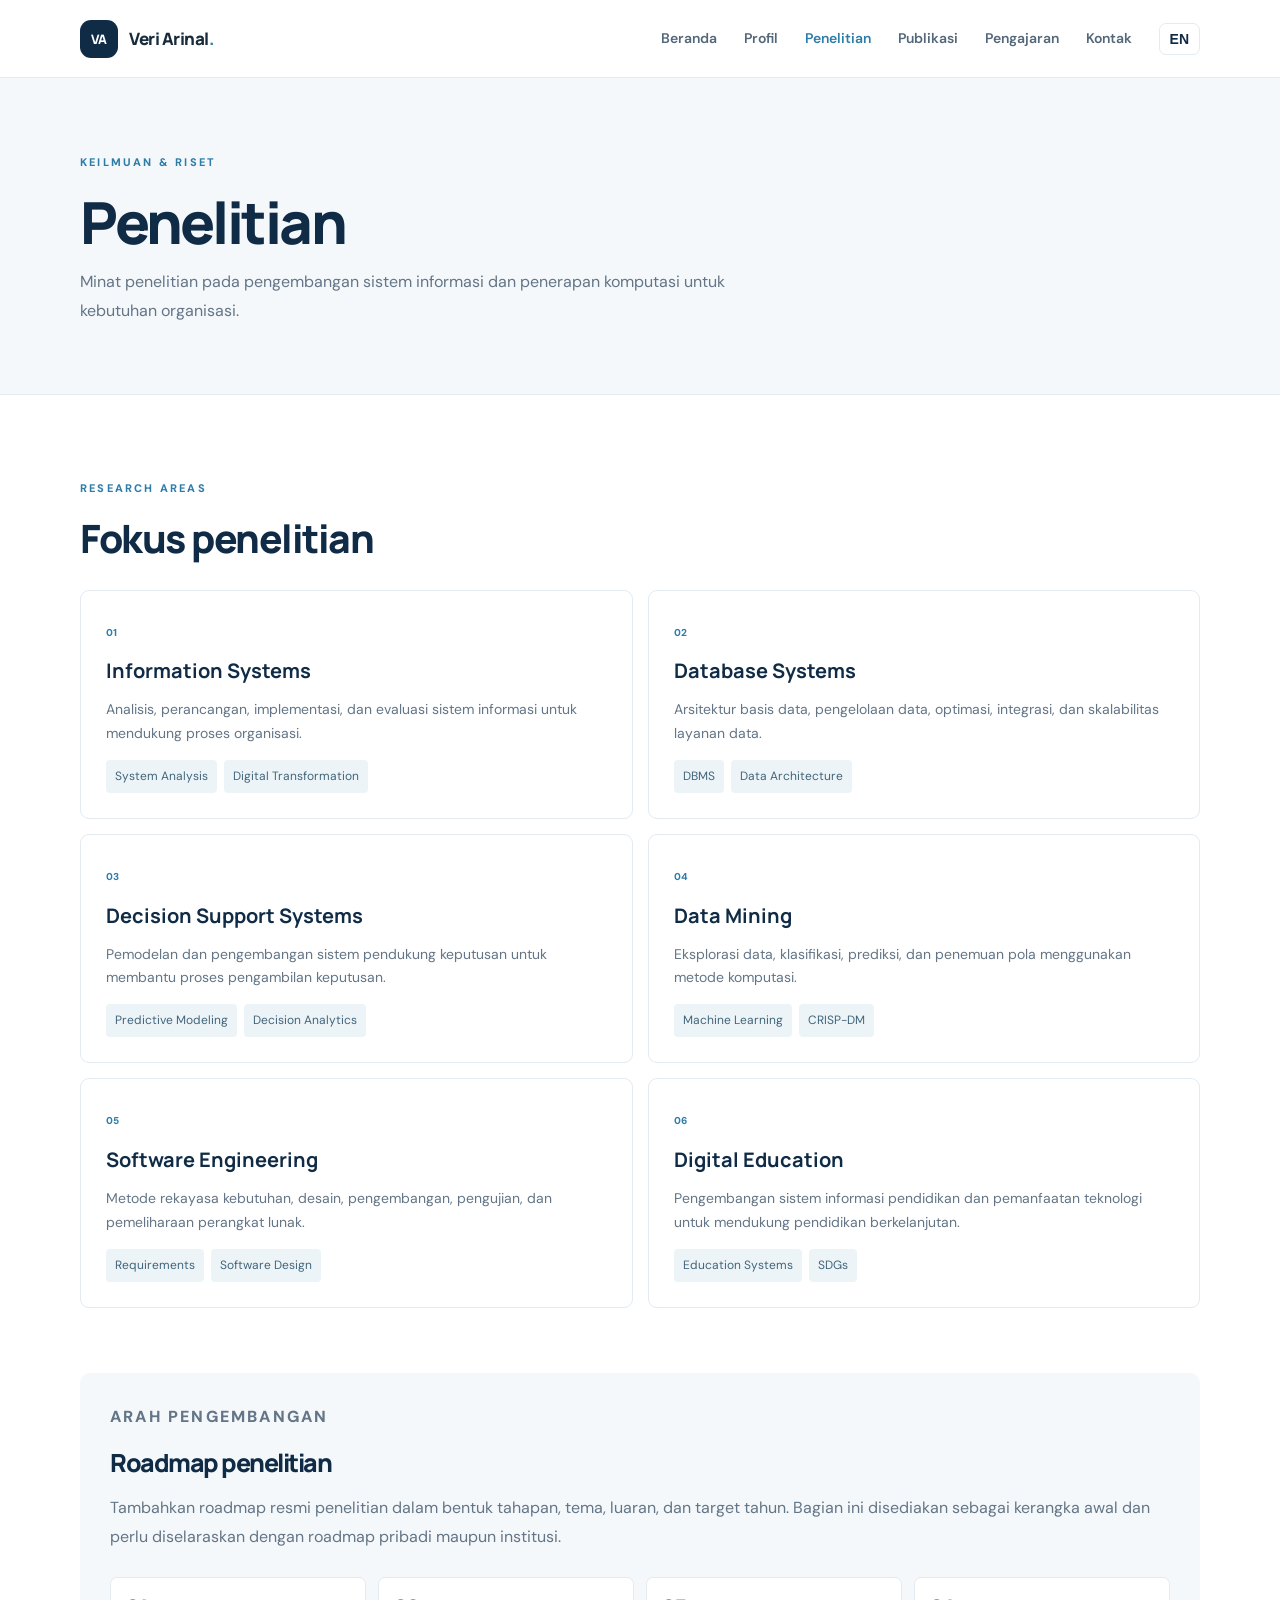
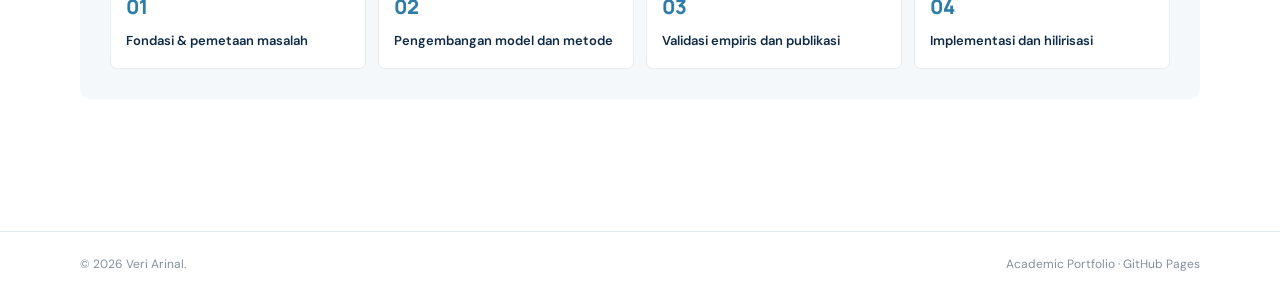
<file: research.html>
<!DOCTYPE html>
<html lang="id"><head><meta charset="UTF-8"><meta name="viewport" content="width=device-width, initial-scale=1"><meta name="description" content="Minat dan fokus penelitian Veri Arinal."><title>Penelitian | Veri Arinal</title><link rel="preconnect" href="https://fonts.googleapis.com"><link rel="preconnect" href="https://fonts.gstatic.com" crossorigin><link href="https://fonts.googleapis.com/css2?family=DM+Sans:wght@400;500;600;700&family=Manrope:wght@400;500;600;700;800&display=swap" rel="stylesheet"><link rel="stylesheet" href="assets/css/style.css"><script src="assets/js/app.js" defer></script></head>
<body><a class="skip-link" href="#main">Lewati ke konten / Skip to content</a><header class="site-header"><nav class="nav container" aria-label="Navigasi utama"><a class="brand" href="index.html"><span class="brand-mark">VA</span><span>Veri Arinal<span class="brand-dot">.</span></span></a><button class="nav-toggle" aria-label="Buka menu" aria-expanded="false"><span></span><span></span><span></span></button><div class="nav-links"><a href="index.html" data-i18n="nav_home">Beranda</a><a href="about.html" data-i18n="nav_about">Profil</a><a class="active" href="research.html" data-i18n="nav_research">Penelitian</a><a href="publications.html" data-i18n="nav_publications">Publikasi</a><a href="teaching.html" data-i18n="nav_teaching">Pengajaran</a><a href="contact.html" data-i18n="nav_contact">Kontak</a><button class="lang-toggle" type="button">EN</button></div></nav></header>
<main id="main"><section class="page-hero"><div class="container"><p class="eyebrow" data-i18n="research_eyebrow">KEILMUAN & RISET</p><h1 data-i18n="research_title">Penelitian</h1><p data-i18n="research_lead">Minat penelitian pada pengembangan sistem informasi dan penerapan komputasi untuk kebutuhan organisasi.</p></div></section>
<section class="section container"><div class="section-heading compact"><p class="eyebrow" data-i18n="research_areas">RESEARCH AREAS</p><h2 data-i18n="research_areas_title">Fokus penelitian</h2></div><div class="research-grid">
<article class="research-card"><span class="research-index">01</span><h3>Information Systems</h3><p data-i18n="research_1">Analisis, perancangan, implementasi, dan evaluasi sistem informasi untuk mendukung proses organisasi.</p><div class="tag-list"><span>System Analysis</span><span>Digital Transformation</span></div></article>
<article class="research-card"><span class="research-index">02</span><h3>Database Systems</h3><p data-i18n="research_2">Arsitektur basis data, pengelolaan data, optimasi, integrasi, dan skalabilitas layanan data.</p><div class="tag-list"><span>DBMS</span><span>Data Architecture</span></div></article>
<article class="research-card"><span class="research-index">03</span><h3>Decision Support Systems</h3><p data-i18n="research_3">Pemodelan dan pengembangan sistem pendukung keputusan untuk membantu proses pengambilan keputusan.</p><div class="tag-list"><span>Predictive Modeling</span><span>Decision Analytics</span></div></article>
<article class="research-card"><span class="research-index">04</span><h3>Data Mining</h3><p data-i18n="research_4">Eksplorasi data, klasifikasi, prediksi, dan penemuan pola menggunakan metode komputasi.</p><div class="tag-list"><span>Machine Learning</span><span>CRISP-DM</span></div></article>
<article class="research-card"><span class="research-index">05</span><h3>Software Engineering</h3><p data-i18n="research_5">Metode rekayasa kebutuhan, desain, pengembangan, pengujian, dan pemeliharaan perangkat lunak.</p><div class="tag-list"><span>Requirements</span><span>Software Design</span></div></article>
<article class="research-card"><span class="research-index">06</span><h3>Digital Education</h3><p data-i18n="research_6">Pengembangan sistem informasi pendidikan dan pemanfaatan teknologi untuk mendukung pendidikan berkelanjutan.</p><div class="tag-list"><span>Education Systems</span><span>SDGs</span></div></article>
</div>
<div class="content-block roadmap"><p class="eyebrow" data-i18n="roadmap_eyebrow">ARAH PENGEMBANGAN</p><h2 data-i18n="roadmap_title">Roadmap penelitian</h2><p data-i18n="roadmap_text">Tambahkan roadmap resmi penelitian dalam bentuk tahapan, tema, luaran, dan target tahun. Bagian ini disediakan sebagai kerangka awal dan perlu diselaraskan dengan roadmap pribadi maupun institusi.</p><div class="roadmap-steps"><div><b>01</b><span data-i18n="roadmap_1">Fondasi & pemetaan masalah</span></div><div><b>02</b><span data-i18n="roadmap_2">Pengembangan model dan metode</span></div><div><b>03</b><span data-i18n="roadmap_3">Validasi empiris dan publikasi</span></div><div><b>04</b><span data-i18n="roadmap_4">Implementasi dan hilirisasi</span></div></div></div></section></main>
<footer class="site-footer"><div class="container footer-inner"><span>© <span id="year"></span> Veri Arinal.</span><span>Academic Portfolio · GitHub Pages</span></div></footer></body></html>
</file>
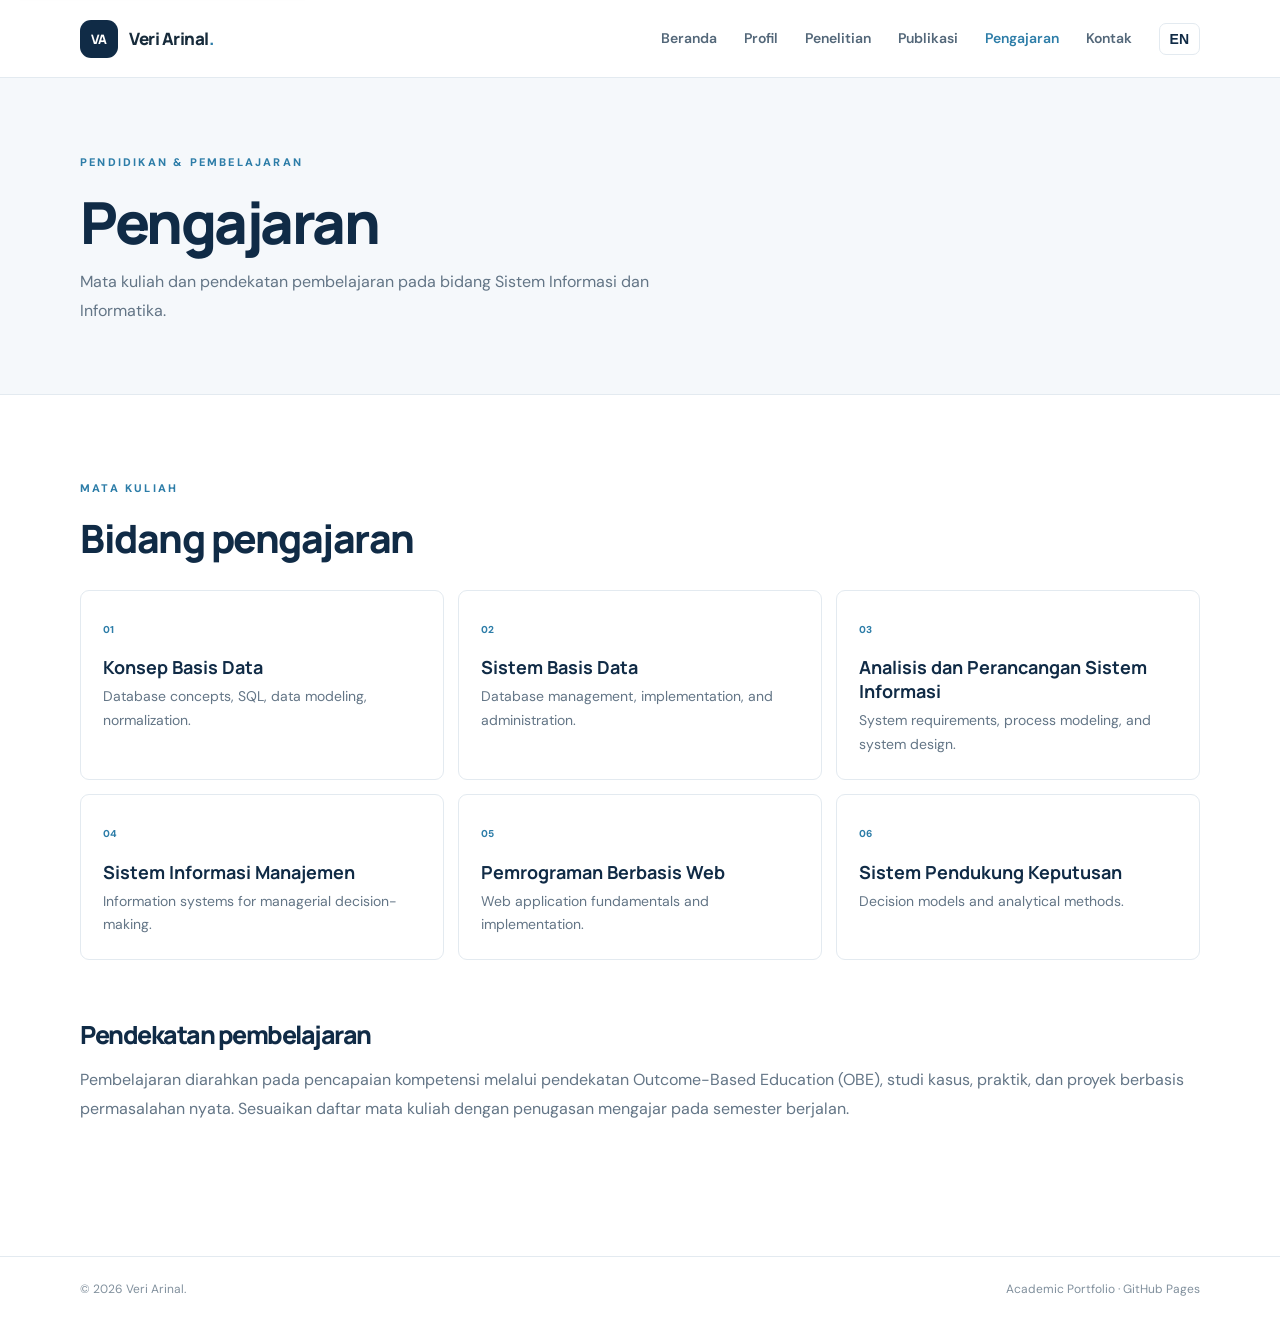
<file: teaching.html>
<!DOCTYPE html>
<html lang="id"><head><meta charset="UTF-8"><meta name="viewport" content="width=device-width, initial-scale=1"><meta name="description" content="Aktivitas pengajaran Veri Arinal."><title>Pengajaran | Veri Arinal</title><link rel="preconnect" href="https://fonts.googleapis.com"><link rel="preconnect" href="https://fonts.gstatic.com" crossorigin><link href="https://fonts.googleapis.com/css2?family=DM+Sans:wght@400;500;600;700&family=Manrope:wght@400;500;600;700;800&display=swap" rel="stylesheet"><link rel="stylesheet" href="assets/css/style.css"><script src="assets/js/app.js" defer></script></head>
<body><a class="skip-link" href="#main">Lewati ke konten / Skip to content</a><header class="site-header"><nav class="nav container" aria-label="Navigasi utama"><a class="brand" href="index.html"><span class="brand-mark">VA</span><span>Veri Arinal<span class="brand-dot">.</span></span></a><button class="nav-toggle" aria-label="Buka menu" aria-expanded="false"><span></span><span></span><span></span></button><div class="nav-links"><a href="index.html" data-i18n="nav_home">Beranda</a><a href="about.html" data-i18n="nav_about">Profil</a><a href="research.html" data-i18n="nav_research">Penelitian</a><a href="publications.html" data-i18n="nav_publications">Publikasi</a><a class="active" href="teaching.html" data-i18n="nav_teaching">Pengajaran</a><a href="contact.html" data-i18n="nav_contact">Kontak</a><button class="lang-toggle" type="button">EN</button></div></nav></header>
<main id="main"><section class="page-hero"><div class="container"><p class="eyebrow" data-i18n="teaching_eyebrow">PENDIDIKAN & PEMBELAJARAN</p><h1 data-i18n="teaching_title">Pengajaran</h1><p data-i18n="teaching_lead">Mata kuliah dan pendekatan pembelajaran pada bidang Sistem Informasi dan Informatika.</p></div></section>
<section class="section container"><div class="section-heading compact"><p class="eyebrow" data-i18n="courses_label">MATA KULIAH</p><h2 data-i18n="courses_title">Bidang pengajaran</h2></div><div class="course-grid">
<div class="course-card"><span>01</span><h3 data-i18n="course_1">Konsep Basis Data</h3><p>Database concepts, SQL, data modeling, normalization.</p></div>
<div class="course-card"><span>02</span><h3 data-i18n="course_2">Sistem Basis Data</h3><p>Database management, implementation, and administration.</p></div>
<div class="course-card"><span>03</span><h3 data-i18n="course_3">Analisis dan Perancangan Sistem Informasi</h3><p>System requirements, process modeling, and system design.</p></div>
<div class="course-card"><span>04</span><h3 data-i18n="course_4">Sistem Informasi Manajemen</h3><p>Information systems for managerial decision-making.</p></div>
<div class="course-card"><span>05</span><h3 data-i18n="course_5">Pemrograman Berbasis Web</h3><p>Web application fundamentals and implementation.</p></div>
<div class="course-card"><span>06</span><h3 data-i18n="course_6">Sistem Pendukung Keputusan</h3><p>Decision models and analytical methods.</p></div>
</div><div class="content-block teaching-note"><h2 data-i18n="approach_title">Pendekatan pembelajaran</h2><p data-i18n="approach_text">Pembelajaran diarahkan pada pencapaian kompetensi melalui pendekatan Outcome-Based Education (OBE), studi kasus, praktik, dan proyek berbasis permasalahan nyata. Sesuaikan daftar mata kuliah dengan penugasan mengajar pada semester berjalan.</p></div></section></main>
<footer class="site-footer"><div class="container footer-inner"><span>© <span id="year"></span> Veri Arinal.</span><span>Academic Portfolio · GitHub Pages</span></div></footer></body></html>
</file>
<file: assets/css/style.css>
:root {
  --navy:#102b46;
  --navy-2:#173d5e;
  --blue:#2d7da8;
  --cyan:#8bd3df;
  --ink:#172b3b;
  --muted:#637586;
  --line:#e3eaf0;
  --paper:#f5f8fb;
  --white:#fff;
  --serif:Manrope,Arial,sans-serif;
  --body:"DM Sans",Arial,sans-serif
}
* {
  box-sizing:border-box
}
html {
  scroll-behavior:smooth
}
body {
  margin:0;
  background:var(--white);
  color:var(--ink);
  font-family:var(--body);
  line-height:1.7
}
a {
  color:inherit;
  text-decoration:none
}
.container {
  width:min(1120px,calc(100% - 48px));
  margin-inline:auto
}
.skip-link {
  position:absolute;
  left:-9999px;
  top:10px;
  background:#fff;
  padding:10px;
  z-index:100
}
.skip-link:focus {
  left:10px
}
.site-header {
  height:78px;
  background:#fff;
  border-bottom:1px solid var(--line);
  position:sticky;
  top:0;
  z-index:20
}
.nav {
  height:100%;
  display:flex;
  align-items:center;
  justify-content:space-between
}
.brand {
  display:flex;
  align-items:center;
  gap:11px;
  font:800 17px var(--serif);
  letter-spacing:-.5px
}
.brand-mark {
  width:38px;
  height:38px;
  border-radius:11px;
  background:var(--navy);
  color:#fff;
  display:grid;
  place-items:center;
  font-size:13px;
  letter-spacing:0
}
.brand-dot {
  color:var(--blue)
}
.nav-links {
  display:flex;
  align-items:center;
  gap:27px;
  font-size:13px;
  font-weight:600;
  color:#536779
}
.nav-links a {
  transition:.2s
}
.nav-links a:hover,.nav-links a.active {
  color:var(--blue)
}
.lang-toggle {
  border:1px solid var(--line);
  background:#fff;
  color:var(--navy);
  border-radius:7px;
  padding:7px 10px;
  font-weight:700;
  cursor:pointer
}
.nav-toggle {
  display:none;
  background:none;
  border:0;
  padding:8px
}
.nav-toggle span {
  display:block;
  width:23px;
  height:2px;
  background:var(--navy);
  margin:5px
}
.hero {
  background:linear-gradient(115deg,#f5f8fb 0%,#edf4f8 60%,#e4f0f5 100%);
  overflow:hidden
}
.hero-grid {
  min-height:580px;
  display:grid;
  grid-template-columns:1.1fr .9fr;
  align-items:center;
  gap:50px;
  padding-block:68px
}
.eyebrow {
  font-size:10px;
  font-weight:800;
  letter-spacing:2.2px;
  color:var(--blue);
  margin:0 0 17px
}
.hero h1 {
  font:800 clamp(48px,6vw,76px)/1.08 var(--serif);
  letter-spacing:-4px;
  color:var(--navy);
  margin:0
}
.hero-comma {
  color:var(--blue)
}
.accent {
  color:var(--blue)
}
.hero-role {
  font:600 19px var(--serif);
  color:var(--navy-2);
  margin:22px 0 10px
}
.hero-intro {
  font-size:15px;
  color:var(--muted);
  max-width:560px;
  line-height:1.9
}
.hero-actions {
  display:flex;
  gap:12px;
  margin-top:29px
}
.button {
  display:inline-flex;
  align-items:center;
  gap:16px;
  padding:12px 18px;
  border-radius:7px;
  font-size:13px;
  font-weight:700;
  transition:.2s
}
.button-primary {
  background:var(--navy);
  color:#fff
}
.button-primary:hover {
  background:var(--blue);
  transform:translateY(-2px)
}
.button-secondary {
  border:1px solid #cbd7e0;
  color:var(--navy)
}
.button-secondary:hover {
  background:#fff
}
.hero-meta {
  display:flex;
  gap:25px;
  margin-top:34px;
  color:#758696;
  font-size:11px
}
.hero-meta>span:first-child {
  display:flex;
  align-items:center;
  gap:8px
}
.status-dot {
  width:7px;
  height:7px;
  border-radius:50%;
  background:#3baf83
}
.hero-visual {
  height:410px;
  position:relative;
  display:grid;
  place-items:center
}
.portrait-frame {
  width:280px;
  height:350px;
  border-radius:140px 140px 18px 18px;
  background:linear-gradient(145deg,#c6dbe5,#8eafc2);
  padding:10px;
  position:relative;
  z-index:2;
  box-shadow:0 25px 55px #193d5e20
}
.portrait-placeholder {
  height:100%;
  border-radius:130px 130px 12px 12px;
  background:linear-gradient(150deg,#dfeaf0,#a8c2d0);
  display:flex;
  flex-direction:column;
  align-items:center;
  justify-content:center;
  color:#527187
}
.portrait-placeholder span {
  font:800 64px var(--serif);
  letter-spacing:-5px
}
.portrait-placeholder small {
  font-size:9px;
  letter-spacing:2px;
  margin-top:5px
}
.floating-card {
  position:absolute;
  z-index:3;
  background:#fff;
  padding:14px 18px;
  border-radius:9px;
  box-shadow:0 12px 35px #173d5e18
}
.card-top {
  top:50px;
  right:0
}
.card-bottom {
  bottom:36px;
  left:0
}
.mini-label {
  display:block;
  font-size:8px;
  letter-spacing:1.5px;
  color:#8a9aa8;
  font-weight:800;
  margin-bottom:5px
}
.floating-card strong {
  font:700 14px var(--serif);
  color:var(--navy)
}
.visual-orbit {
  position:absolute;
  border:1px solid #9dbdce70;
  border-radius:50%;
  z-index:1
}
.orbit-one {
  width:410px;
  height:410px
}
.orbit-two {
  width:480px;
  height:480px;
  border-style:dashed
}
.quick-facts {
  display:grid;
  grid-template-columns:repeat(4,1fr);
  padding-block:28px;
  border-bottom:1px solid var(--line)
}
.fact {
  padding:4px 22px;
  border-right:1px solid var(--line);
  display:flex;
  flex-direction:column;
  gap:3px
}
.fact:first-child {
  padding-left:0
}
.fact:last-child {
  border:0
}
.fact strong {
  font:800 23px var(--serif);
  color:var(--blue)
}
.fact span {
  font-size:11px;
  color:var(--muted)
}
.section {
  padding-block:84px
}
.section-heading {
  max-width:620px;
  margin-bottom:35px
}
.section-heading h2,.content-block h2,.contact-main h2 {
  font:800 clamp(28px,4vw,39px)/1.2 var(--serif);
  letter-spacing:-1.5px;
  color:var(--navy);
  margin:0 0 13px
}
.section-heading>p:last-child {
  color:var(--muted);
  margin:0
}
.feature-grid {
  display:grid;
  grid-template-columns:repeat(3,1fr);
  gap:16px
}
.feature-card {
  min-height:190px;
  border:1px solid var(--line);
  border-radius:10px;
  padding:24px;
  display:flex;
  flex-direction:column;
  justify-content:space-between;
  transition:.2s
}
.feature-card:hover {
  border-color:#a5c6d7;
  transform:translateY(-4px);
  box-shadow:0 15px 30px #173d5e0c
}
.feature-number {
  font-size:10px;
  color:var(--blue);
  font-weight:800;
  letter-spacing:1px
}
.feature-card h3 {
  font:700 18px var(--serif);
  color:var(--navy);
  margin:13px 0 5px
}
.feature-card p {
  font-size:12px;
  color:var(--muted);
  margin:0
}
.arrow {
  align-self:flex-end;
  color:var(--blue);
  font-size:20px
}
.quote-band {
  background:var(--navy);
  color:#fff;
  padding:58px 0
}
.quote-inner {
  max-width:800px;
  text-align:center
}
.quote-mark {
  font:700 65px Georgia;
  color:var(--cyan);
  line-height:.8
}
.quote-inner blockquote {
  font:600 clamp(20px,3vw,28px)/1.5 var(--serif);
  margin:12px 0
}
.quote-caption {
  font-size:11px;
  color:#b5c9d7;
  letter-spacing:1px
}
.site-footer {
  border-top:1px solid var(--line);
  padding:22px 0;
  color:#81909d;
  font-size:10px
}
.footer-inner {
  display:flex;
  justify-content:space-between;
  gap:20px
}
.page-hero {
  background:var(--paper);
  padding:75px 0 68px;
  border-bottom:1px solid var(--line)
}
.page-hero h1 {
  font:800 clamp(38px,5vw,58px)/1.15 var(--serif);
  letter-spacing:-2.5px;
  color:var(--navy);
  margin:0 0 12px
}
.page-hero p:last-child {
  color:var(--muted);
  max-width:650px;
  margin:0
}
.content-layout {
  display:grid;
  grid-template-columns:1fr 290px;
  gap:65px
}
.content-block {
  margin-bottom:48px
}
.content-block h2 {
  font-size:25px
}
.content-block p {
  color:var(--muted);
  font-size:14px
}
.timeline {
  border-left:1px solid #cbdbe5;
  margin:25px 0 0 6px;
  padding-left:25px
}
.timeline-item {
  position:relative;
  padding:0 0 28px
}
.timeline-item:before {
  content:"";
  position:absolute;
  width:9px;
  height:9px;
  border-radius:50%;
  background:var(--blue);
  left:-30px;
  top:7px;
  box-shadow:0 0 0 4px #e8f2f6
}
.timeline-date {
  font-size:10px;
  color:var(--blue);
  font-weight:800;
  letter-spacing:.8px
}
.timeline-item h3 {
  font:700 16px var(--serif);
  color:var(--navy);
  margin:5px 0
}
.timeline-item p,.timeline-item small {
  font-size:12px;
  color:var(--muted);
  margin:0
}
.side-card {
  border:1px solid var(--line);
  padding:22px;
  border-radius:9px;
  margin-bottom:17px
}
.side-card h3 {
  font:700 17px var(--serif);
  color:var(--navy);
  margin:0 0 5px
}
.side-card p:not(.eyebrow) {
  font-size:12px;
  color:var(--muted)
}
.tag-list {
  display:flex;
  flex-wrap:wrap;
  gap:7px
}
.tag-list span {
  font-size:10px;
  background:#edf4f7;
  color:#41657b;
  padding:6px 9px;
  border-radius:4px
}
.text-link {
  font-size:11px;
  color:var(--blue);
  font-weight:700
}
.section-heading.compact {
  margin-bottom:28px
}
.research-grid {
  display:grid;
  grid-template-columns:repeat(2,1fr);
  gap:15px
}
.research-card {
  border:1px solid var(--line);
  border-radius:9px;
  padding:25px;
  min-height:210px
}
.research-index {
  font-size:10px;
  font-weight:800;
  color:var(--blue)
}
.research-card h3 {
  font:700 19px var(--serif);
  color:var(--navy);
  margin:12px 0 7px
}
.research-card p {
  font-size:12px;
  color:var(--muted);
  min-height:45px
}
.roadmap {
  margin-top:65px;
  padding:30px;
  background:var(--paper);
  border-radius:10px
}
.roadmap-steps {
  display:grid;
  grid-template-columns:repeat(4,1fr);
  gap:12px;
  margin-top:25px
}
.roadmap-steps div {
  background:#fff;
  border:1px solid var(--line);
  padding:15px;
  border-radius:7px;
  display:flex;
  flex-direction:column;
  gap:10px
}
.roadmap-steps b {
  color:var(--blue);
  font:800 20px var(--serif)
}
.roadmap-steps span {
  font-size:11px;
  color:var(--navy);
  font-weight:600
}
.notice {
  background:#f0f6f9;
  border-left:3px solid var(--blue);
  padding:18px 20px;
  margin-bottom:35px
}
.notice strong {
  font:700 14px var(--serif);
  color:var(--navy)
}
.notice p {
  font-size:12px;
  color:var(--muted);
  margin:5px 0 0
}
.publication-item {
  display:grid;
  grid-template-columns:75px 1fr auto;
  gap:20px;
  padding:25px 0;
  border-bottom:1px solid var(--line);
  align-items:start
}
.pub-year {
  font:800 18px var(--serif);
  color:var(--blue)
}
.pub-type {
  font-size:9px;
  letter-spacing:1.4px;
  color:#8395a3;
  font-weight:800
}
.publication-item h3 {
  font:700 17px var(--serif);
  color:var(--navy);
  margin:5px 0
}
.publication-item p {
  font-size:12px;
  color:var(--muted);
  margin:3px 0
}
.pub-meta {
  font-size:10px!important
}
.profile-links {
  margin-top:55px
}
.profile-links h2 {
  font:800 25px var(--serif);
  color:var(--navy)
}
.profile-links p {
  font-size:13px;
  color:var(--muted)
}
.link-chips {
  display:flex;
  gap:10px;
  flex-wrap:wrap
}
.link-chips a {
  border:1px solid var(--line);
  border-radius:6px;
  padding:9px 13px;
  font-size:11px;
  color:var(--blue);
  font-weight:700
}
.course-grid {
  display:grid;
  grid-template-columns:repeat(3,1fr);
  gap:14px
}
.course-card {
  padding:22px;
  border:1px solid var(--line);
  border-radius:9px;
  min-height:160px
}
.course-card>span {
  font-size:10px;
  font-weight:800;
  color:var(--blue)
}
.course-card h3 {
  font:700 16px var(--serif);
  color:var(--navy);
  margin:13px 0 6px
}
.course-card p {
  font-size:11px;
  color:var(--muted);
  margin:0
}
.teaching-note {
  margin-top:60px
}
.contact-layout {
  display:grid;
  grid-template-columns:1.1fr .9fr;
  gap:60px;
  align-items:start
}
.contact-main>p {
  color:var(--muted);
  font-size:14px;
  max-width:520px
}
.contact-row {
  display:flex;
  align-items:center;
  gap:15px;
  padding:18px 0;
  border-bottom:1px solid var(--line)
}
.contact-icon {
  width:38px;
  height:38px;
  border-radius:8px;
  background:#edf4f7;
  color:var(--blue);
  display:grid;
  place-items:center;
  font-weight:800
}
.contact-row small {
  font-size:9px;
  letter-spacing:1.4px;
  color:#8b9aa6;
  font-weight:800
}
.contact-row p {
  font-size:12px;
  color:var(--navy);
  margin:3px 0 0
}
.contact-row a {
  color:var(--blue)
}
.contact-panel {
  background:var(--navy);
  color:#fff;
  border-radius:12px;
  padding:35px
}
.contact-panel .eyebrow {
  color:var(--cyan)
}
.contact-panel h2 {
  font:800 28px/1.25 var(--serif);
  margin:0 0 14px
}
.contact-panel p:not(.eyebrow) {
  font-size:13px;
  color:#c0d0dc
}
.button-light {
  background:#fff;
  color:var(--navy);
  margin-top:15px
}
.button-light:hover {
  background:var(--cyan)
}
@media(max-width:850px) {
  .nav-links {
    gap:14px
  }
.hero-grid {
    gap:15px
  }
.content-layout {
    grid-template-columns:1fr 240px;
    gap:30px
  }
.roadmap-steps {
    grid-template-columns:repeat(2,1fr)
  }

}
@media(max-width:680px) {
  .container {
    width:min(100% - 34px,540px)
  }
.site-header {
    height:68px
  }
.nav-toggle {
    display:block
  }
.nav-links {
    display:none;
    position:absolute;
    top:68px;
    left:0;
    right:0;
    background:#fff;
    padding:18px 24px 22px;
    border-bottom:1px solid var(--line);
    box-shadow:0 12px 20px #102b4610;
    flex-direction:column;
    align-items:flex-start;
    gap:17px
  }
.nav-links.open {
    display:flex
  }
.hero-grid {
    grid-template-columns:1fr;
    padding-block:55px 35px
  }
.hero h1 {
    font-size:55px
  }
.hero-visual {
    height:350px;
    margin-top:12px
  }
.portrait-frame {
    width:230px;
    height:290px
  }
.orbit-one {
    width:330px;
    height:330px
  }
.orbit-two {
    width:370px;
    height:370px
  }
.card-top {
    right:0;
    top:30px
  }
.card-bottom {
    left:0;
    bottom:20px
  }
.hero-meta {
    flex-wrap:wrap;
    gap:10px 20px
  }
.quick-facts {
    grid-template-columns:repeat(2,1fr);
    gap:18px 0
  }
.fact:nth-child(2) {
    border:0
  }
.fact:nth-child(3) {
    padding-left:0
  }
.section {
    padding-block:60px
  }
.feature-grid,.research-grid,.course-grid {
    grid-template-columns:1fr
  }
.feature-card {
    min-height:155px
  }
.page-hero {
    padding:55px 0
  }
.content-layout,.contact-layout {
    grid-template-columns:1fr
  }
.side-column {
    display:grid;
    grid-template-columns:1fr 1fr;
    gap:12px
  }
.side-card {
    margin:0
  }
.roadmap-steps {
    grid-template-columns:1fr 1fr
  }
.publication-item {
    grid-template-columns:55px 1fr;
    gap:12px
  }
.publication-item>.text-link {
    grid-column:2
  }
.footer-inner {
    flex-direction:column;
    gap:5px
  }
.contact-panel {
    padding:27px
  }
.hero-actions {
    flex-wrap:wrap
  }

}
@media(max-width:390px) {
  .side-column {
    grid-template-columns:1fr
  }
.roadmap-steps {
    grid-template-columns:1fr
  }
.hero h1 {
    font-size:47px
  }

}



/* Accessibility and interaction refinements */
:where(a, button, [tabindex]):focus-visible  {
  
  outline: 3px solid #2d7da8;
  
  outline-offset: 3px;
  
}


.skip-link  {
  
  left: 12px;
  
  top: 12px;
  
  transform: translateY(-160%);
  
  border: 2px solid var(--blue);
  
  border-radius: 6px;
  
  color: var(--navy);
  
  box-shadow: 0 5px 18px #102b4620;
  
}


.skip-link:focus  {
  
  left: 12px;
  
  transform: translateY(0);
  
}


.nav-toggle  {
  
  cursor: pointer;
  
  border-radius: 6px;
  
}


.nav-toggle:hover  {
  
  background: var(--paper);
  
}


.nav-toggle span  {
  
  border-radius: 2px;
  
}


.status-dot  {
  
  flex: 0 0 auto;
  
}


img  {
  
  max-width: 100%;
  
  height: auto;
  
}


@media (max-width: 680px)  {
  
  .nav-links  {
    
    z-index: 30;
    
    max-height: calc(100vh - 68px);
    
    overflow-y: auto;
    
  }


  .nav-toggle:focus-visible  {
    
    outline-offset: 1px;
    
  }

}


@media (prefers-reduced-motion: reduce)  {
  
  html  {
    
    scroll-behavior: auto;
    
  }


  *,
  *::before,
  *::after  {
    
    animation-duration: 0.01ms !important;
    
    animation-iteration-count: 1 !important;
    
    transition-duration: 0.01ms !important;
    
    scroll-behavior: auto !important;
    
  }

}


/* Foto profil pada area hero */
.profile-photo {
  display: block;
  width: 100%;
  height: 100%;
  border-radius: inherit;
  object-fit: cover;
  object-position: center 38%;
}



/* =========================================================
   Typography refinement – larger and more comfortable text
   ========================================================= */
html {
  font-size: 16px;
  -webkit-text-size-adjust: 100%;
  text-size-adjust: 100%;
}

body {
  font-size: 17px;
  line-height: 1.75;
}

.nav-links { font-size: 14px; }
.lang-toggle { font-size: 14px; }
.eyebrow { font-size: 11px; }
.hero-role { font-size: 20px; }
.hero-intro { font-size: 17px; line-height: 1.85; }
.button { font-size: 14px; }
.hero-meta { font-size: 13px; }

.mini-label { font-size: 10px; }
.floating-card strong { font-size: 15px; }

.fact strong { font-size: 25px; }
.fact span { font-size: 13px; }

.section-heading > p:last-child,
.page-hero p:last-child { font-size: 16px; line-height: 1.8; }

.feature-card h3 { font-size: 19px; }
.feature-card p { font-size: 14px; line-height: 1.7; }

.quote-caption { font-size: 12px; }
.site-footer { font-size: 12px; }

.content-block p { font-size: 16px; line-height: 1.8; }
.timeline-date { font-size: 12px; }
.timeline-item p,
.timeline-item small { font-size: 14px; line-height: 1.7; }

.side-card h3 { font-size: 18px; }
.side-card p:not(.eyebrow) { font-size: 14px; line-height: 1.7; }
.tag-list span { font-size: 12px; }
.text-link { font-size: 13px; }

.research-card h3 { font-size: 20px; }
.research-card p { font-size: 14px; line-height: 1.7; }
.roadmap-steps span { font-size: 13px; }
.notice strong { font-size: 16px; }
.notice p { font-size: 14px; line-height: 1.7; }

.pub-type { font-size: 11px; }
.publication-item h3 { font-size: 18px; }
.publication-item p { font-size: 14px; line-height: 1.7; }
.publication-item .pub-meta { font-size: 12px !important; }

.profile-links p { font-size: 15px; }
.link-chips a { font-size: 13px; }

.course-card h3 { font-size: 18px; }
.course-card p { font-size: 14px; line-height: 1.7; }
.contact-main > p { font-size: 16px; line-height: 1.8; }
.contact-row small { font-size: 11px; }
.contact-row p { font-size: 14px; }
.contact-panel h2 { font-size: 30px; }
.contact-panel p:not(.eyebrow) { font-size: 15px; line-height: 1.75; }

@media (max-width: 680px) {
  body { font-size: 16px; line-height: 1.75; }
  .nav-links { font-size: 15px; }
  .hero-intro { font-size: 16px; }
  .hero-role { font-size: 18px; }
  .hero-meta { font-size: 12px; }
  .fact span { font-size: 13px; }
  .section-heading > p:last-child,
  .page-hero p:last-child { font-size: 15px; }
  .content-block p { font-size: 15px; }
  .footer-inner { font-size: 12px; }
}

@media (max-width: 390px) {
  .hero h1 { letter-spacing: -2px; }
  .hero-intro { font-size: 15.5px; }
}
</file>
